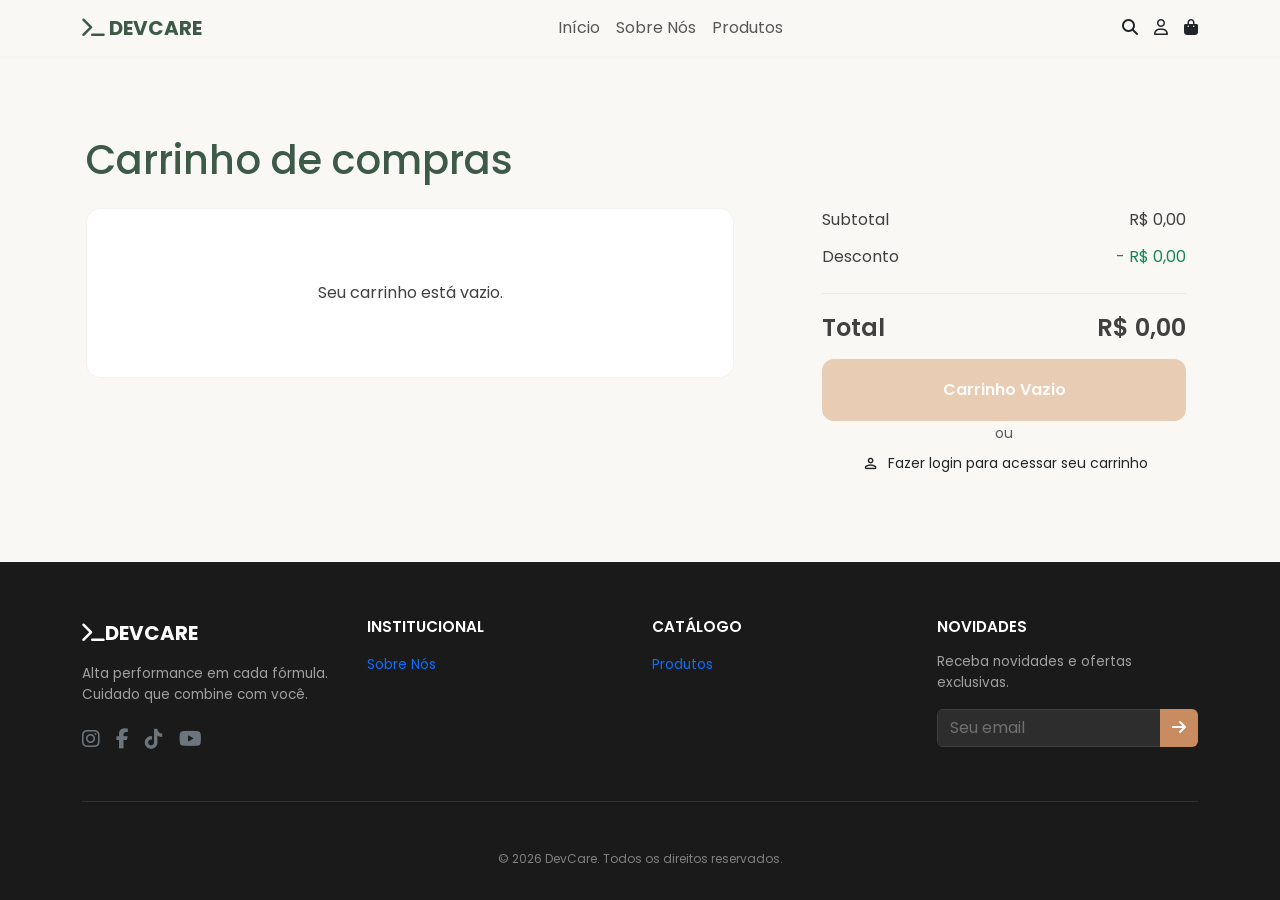
<file: carrinho-compras/index.html>
<!DOCTYPE html>
<html lang="pt-br">

<head>
    <!-- ============================================================== -->
    <!-- CONFIGURAÇÕES DE CABEÇALHO                                     -->
    <!-- ============================================================== -->
    <meta charset="UTF-8">
    <meta name="viewport" content="width=device-width, initial-scale=1.0">
    <title>Devcare - Carrinho</title>

    <!-- Bootstrap -->
    <link href="https://cdn.jsdelivr.net/npm/bootstrap@5.3.0/dist/css/bootstrap.min.css" rel="stylesheet">

    <!-- Font Awesome (Necessário para os ícones da Navbar) -->
    <link rel="stylesheet" href="https://cdnjs.cloudflare.com/ajax/libs/font-awesome/6.4.0/css/all.min.css">

    <!-- Google Fonts: Tipografia -->
    <link href="https://fonts.googleapis.com/css2?family=Poppins:wght@300;400;500;600&display=swap" rel="stylesheet">

    <!-- Google Material: Icones -->
    <link rel="stylesheet"
        href="https://fonts.googleapis.com/css2?family=Material+Symbols+Rounded:opsz,wght,FILL,GRAD@20..48,100..700,0..1,-50..200" />

    <!-- Arquivo CSS Local -->
    <link rel="stylesheet" href="./style.css">
</head>

<body>
    <header>
        <nav class="navbar navbar-expand-lg sticky-top">
            <div class="container">
                <a class="navbar-brand" href="../index.html">
                    <i class="fa-solid fa-terminal"></i> DEVCARE
                </a>
                <button class="navbar-toggler" type="button" data-bs-toggle="collapse" data-bs-target="#navbarNav">
                    <span class="navbar-toggler-icon"></span>
                </button>
                <div class="collapse navbar-collapse" id="navbarNav">
                    <ul class="navbar-nav mx-auto">
                        <li class="nav-item">
                            <a class="nav-link" href="../index.html">Início</a>
                        </li>
                        <li class="nav-item">
                            <a class="nav-link" href="../sobre-nos/index.html">Sobre Nós</a>
                        </li>
                        <li class="nav-item">
                            <a class="nav-link" href="../catalogo/catalogo.html">Produtos</a>
                        </li>
                    </ul>
                    <div class="d-flex align-items-center gap-3">
                        <a href="#" class="text-dark">
                            <i class="fas fa-search"></i>
                        </a>
                        <a href="../usuario-mock-api/dashboard.html" class="text-dark">
                            <i class="far fa-user"></i>
                        </a>
                        <a href="../carrinho-compras/index.html" class="text-dark text-decoration-none position-relative">
                            <i class="fas fa-shopping-bag"></i>
                            <span id="cart-count" class="position-absolute top-0 start-100 translate-middle badge rounded-pill" style="display: block;">
                            0
                            </span>
                        </a>
                    </div>
                </div>
            </div>
        </nav>
    </header>
    <!-- ============================================================== -->
    <!-- CONTEÚDO PRINCIPAL (MAIN) - CARRINHO DE COMPRAS               -->
    <!-- ============================================================== -->
    <main class="container cart-container mt-5">
        <h1 class="serif mb-4">Carrinho de compras</h1>

        <div class="cart-layout">

            <!-- COLUNA ESQUERDA: Itens do Carrinho -->
            <div class="cart-card">
                <div id="lista-produtos">
                    <!-- O JavaScript carregará os itens aqui -->
                </div>
            </div>

            <!-- COLUNA DIREITA: Resumo Financeiro -->
            <div class="summary-box">
                <div class="summary-row">
                    <span>Subtotal</span>
                    <span id="subtotal-valor">R$ 0,00</span>
                </div>
                
                <div class="summary-row">
                    <span>Desconto</span>
                    <!-- MUDANÇA AQUI: ID acrescentado para o JS e cor verde para destaque -->
                    <span id="desconto-valor" class="text-success">- R$ 0,00</span>
                </div>

                <div class="summary-row total-row">
                    <span>Total</span>
                    <span id="total-valor">R$ 0,00</span>
                </div>

                <button class="btn-finalize">Finalizar compra</button>

                <div class="text-center" id="login-prompt-cart">
                    <small class="text-muted">ou</small><br>
                    <a href="../usuario-mock-api/auth.html"
                        class="text-dark text-decoration-none small d-flex align-items-center justify-content-center gap-2 mt-2">
                        <span class="material-symbols-rounded" style="font-size: 1.2rem;">person</span> Fazer login para
                        acessar seu carrinho
                    </a>
                </div>
            </div>

        </div>
    </main>

    <!-- ============================================================== -->
    <!-- MODAIS DO SISTEMA                                              -->
    <!-- ============================================================== -->

    <!-- 1. MODAL DE SUCESSO (COMPRA FINALIZADA) -->
    <div class="modal fade" id="modalSucesso" tabindex="-1" aria-hidden="true" data-bs-backdrop="static">
        <div class="modal-dialog modal-dialog-centered">
            <div class="modal-content border-0 shadow-lg">
                <div class="modal-body text-center p-5">
                    <span class="material-symbols-rounded text-success mb-3" style="font-size: 5rem;">
                        check_circle
                    </span>

                    <h2 class="serif fw-bold">Pedido Confirmado!</h2>
                    <p class="text-muted mb-4">Seu pedido foi processado com sucesso. Prepare-se para o deploy do seu
                        novo visual!</p>
                    <div class="d-grid">
                        <button type="button" class="btn btn-dark btn-lg py-3" onclick="location.reload()">
                            Voltar para a Loja
                        </button>
                    </div>
                </div>
            </div>
        </div>
    </div>

    <!-- 2. MODAL DE AVISO: LOGIN NECESSÁRIO -->
    <div class="modal fade" id="modalLoginObrigatorio" tabindex="-1" aria-hidden="true" data-bs-backdrop="static">
        <div class="modal-dialog modal-dialog-centered">
            <div class="modal-content border-0 shadow-lg">
                <div class="modal-body text-center p-5">
                    <span class="material-symbols-rounded mb-3" style="font-size: 5rem;">
                        account_circle
                    </span>

                    <h2 class="serif fw-bold">Acesso Necessário</h2>
                    <p class="text-muted mb-4">Para finalizar a compra, você precisa estar logado na sua conta.</p>

                    <div class="d-grid gap-2">
                        <a href="../usuario-mock-api/auth.html" class="btn btn-dark btn-lg py-3">
                            Ir para o Login
                        </a>
                        <button type="button" class="btn btn-link text-muted text-decoration-none mt-2"
                            data-bs-dismiss="modal">
                            Continuar navegando
                        </button>
                    </div>
                </div>
            </div>
        </div>
    </div>

    <footer class="rodape">
        <div class="container">
            <div class="row g-4 aling-items-start">
                <div class="col-lg-3">
                    <a class="logo-rodape text-decoration-none" href="../index.html">
                        <i class="fa-solid fa-terminal"></i>DEVCARE
                    </a>
                    <p class="mt-3 slogan-rodape">
                        Alta performance em cada fórmula. Cuidado que combine com você.
                    </p>
                    <div class="social-icons d-flex gap-3 mt-4">
                        <a href="#" target="_blank" class="link-secondary">
                            <i class="fab fa-instagram fs-5"></i>
                        </a>
                        <a href="#" target="_blank" class="link-secondary">
                            <i class="fab fa-facebook-f fs-5"></i>
                        </a>
                        <a href="#" target="_blank" class="link-secondary">
                            <i class="fab fa-tiktok fs-5"></i>
                        </a>
                        <a href="#" class="link-secondary">
                            <i class="fab fa-youtube fs-5"></i>
                        </a>
                    </div>
                </div>
                <div class="col-lg-3 text-lg-start">
                    <h5 class="mb-3">Institucional</h5>
                    <a href="../sobre-nos/index.html" class="text-decoration-none link-rodape">Sobre Nós</a>
                </div>
                <div class="col-lg-3 text-lg-start">
                    <h5 class="mb-3">Catálogo</h5>
                    <a href="../catalogo/catalogo.html" class="text-decoration-none link-rodape">Produtos</a>
                </div>
                <div class="col-lg-3">
                    <h5 class="mb-3">Novidades</h5>
                    <p class="texto-rodape">Receba novidades e ofertas exclusivas.</p>
                    <div class="input-group">
                        <input type="email" class="form-control email-input" placeholder="Seu email"
                            aria-label="Seu e-mail">
                        <button class="btn botao-email" type="button">
                            <i class="fas fa-arrow-right"></i>
                        </button>
                    </div>
                </div>
            </div>
            <hr class="my-5 border-secondary opacity-25">
            <div class="row align-items-center flex-column flex-md-row text-center rodape-inferior">
                <div class="mb-3 mb-md-0">
                    &copy; 2026 DevCare. Todos os direitos reservados.
                </div>
            </div>
        </div>
    </footer>

    <!-- SCRIPTS -->
    <script src="https://cdn.jsdelivr.net/npm/bootstrap@5.3.0/dist/js/bootstrap.bundle.min.js"></script>
    <script src="../global/main.js"></script>
    <script src="./script.js"></script>

</body>

</html>
</file>
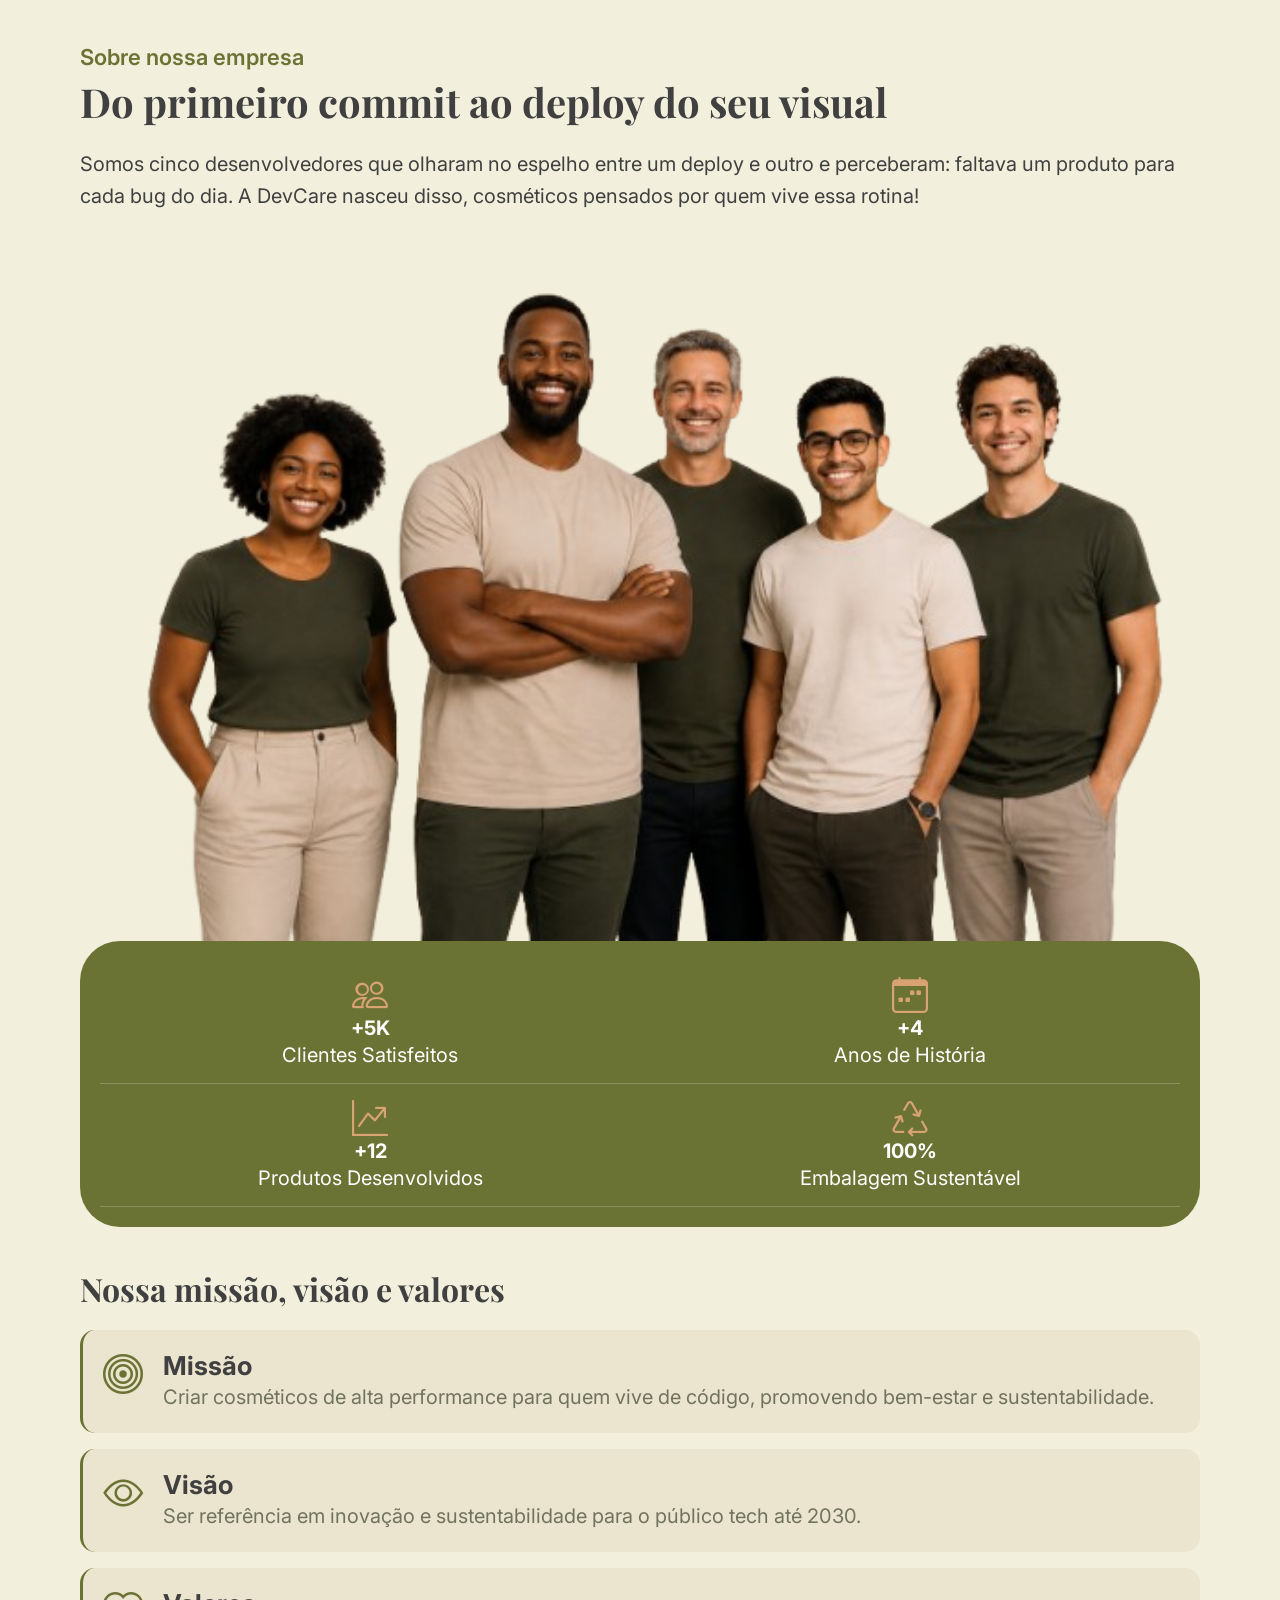
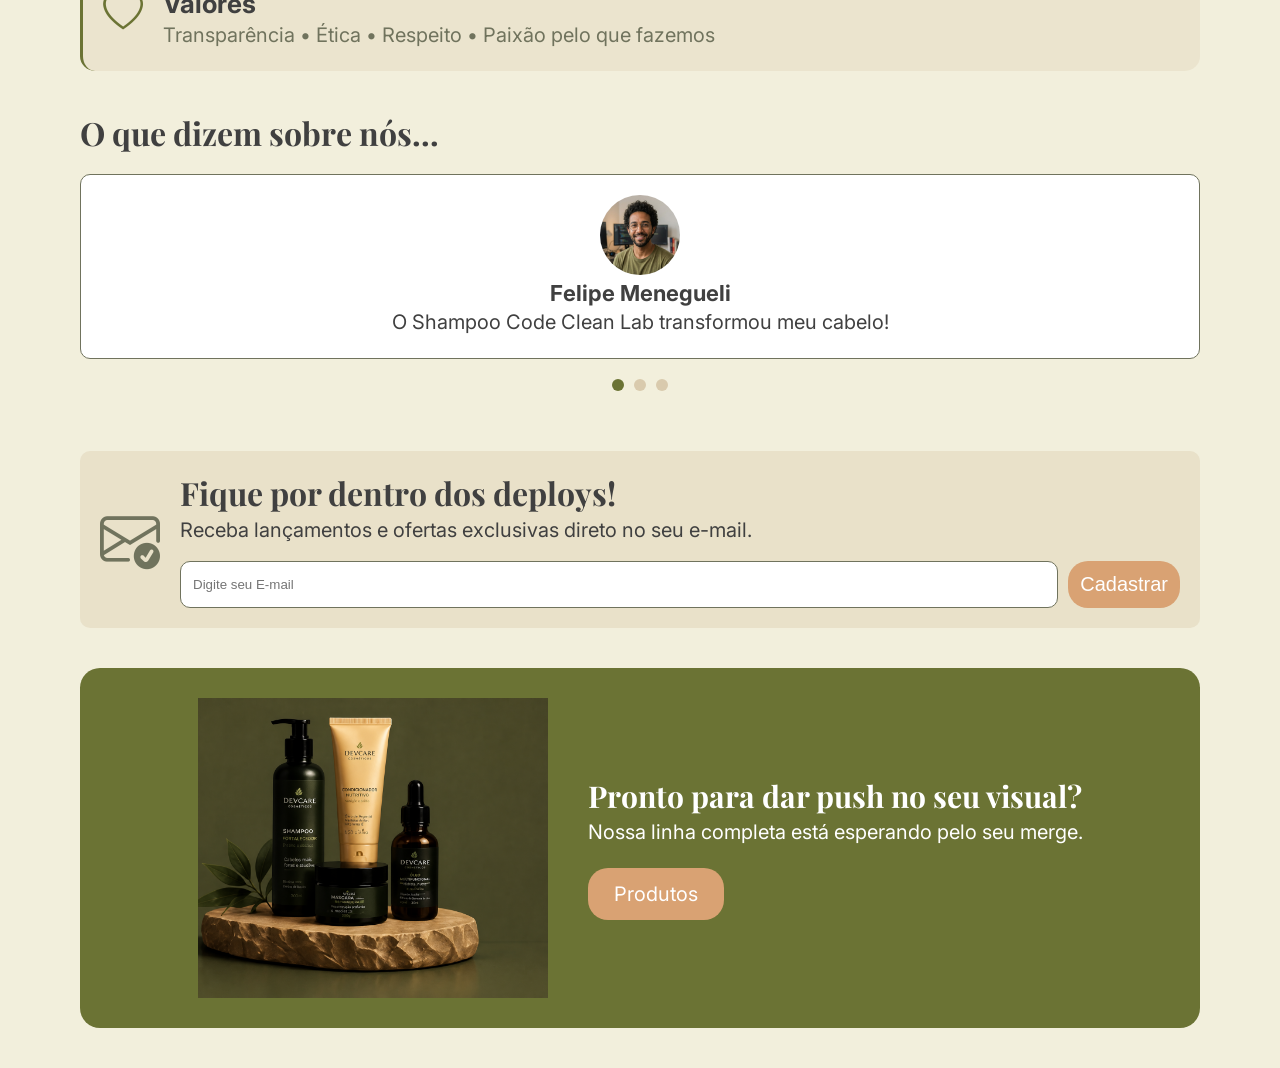
<file: sobre nós DevCare/index.html>
<!doctype html>
<html lang="pt-BR">
  <head>
    <meta charset="UTF-8" />
    <meta name="viewport" content="width=device-width, initial-scale=1.0" />
    <title>SOBRE NÓS</title>

    <!-- Fontes externas: Playfair Display e Inter -->
    <link
      href="https://fonts.googleapis.com/css2?family=Playfair+Display:wght@700&family=Inter:wght@400;500;600&display=swap"
      rel="stylesheet"
    />

    <!-- Biblioteca de ícones: Bootstrap Icons -->
    <link
      rel="stylesheet"
      href="https://cdn.jsdelivr.net/npm/bootstrap-icons@1.11.0/font/bootstrap-icons.css"
    />

    <!-- Arquivo de estilos personalizado -->
    <link rel="stylesheet" href="style.css" />
  </head>
  <body>
    <!-- Seção 01: Apresentação da marca e equipe -->
    <section class="sessao1">
      <p class="destaque">Sobre nossa empresa</p>
      <h1>Do primeiro commit ao deploy do seu visual</h1>
      <p class="descricao">
        Somos cinco desenvolvedores que olharam no espelho entre um deploy e
        outro e perceberam: faltava um produto para cada bug do dia. A DevCare
        nasceu disso, cosméticos pensados por quem vive essa rotina!
      </p>
      <img
        class="imgEquipe"
        src="assets/imgEquipe.png"
        alt="Equipe DEVCARE com 5 integrantes"
      />
    </section>

    <!-- Seção 02: Indicadores e métricas da empresa -->
    <section class="sessao2">
      <div>
        <i class="bi bi-people"></i>
        <p class="dados">+5K</p>
        <p>Clientes Satisfeitos</p>
      </div>
      <div>
        <i class="bi bi-calendar-week"></i>
        <p class="dados">+4</p>
        <p>Anos de História</p>
      </div>
      <div>
        <i class="bi bi-graph-up-arrow"></i>
        <p class="dados">+12</p>
        <p>Produtos Desenvolvidos</p>
      </div>
      <div>
        <i class="bi bi-recycle"></i>
        <p class="dados">100%</p>
        <p>Embalagem Sustentável</p>
      </div>
    </section>

    <!-- Seção 03: Missão, Visão e Valores (MVV) -->
    <section class="sessao3">
      <h2 class="titMVV">Nossa missão, visão e valores</h2>
      <div class="card-mvv">
        <i class="bi bi-bullseye"></i>
        <div>
          <h3>Missão</h3>
          <p>
            Criar cosméticos de alta performance para quem vive de código,
            promovendo bem-estar e sustentabilidade.
          </p>
        </div>
      </div>
      <div class="card-mvv">
        <i class="bi bi-eye"></i>
        <div>
          <h3>Visão</h3>
          <p>
            Ser referência em inovação e sustentabilidade para o público tech
            até 2030.
          </p>
        </div>
      </div>
      <div class="card-mvv">
        <i class="bi bi-heart"></i>
        <div>
          <h3>Valores</h3>
          <p>Transparência • Ética • Respeito • Paixão pelo que fazemos</p>
        </div>
      </div>
    </section>

    <!-- Seção 04: Depoimentos e feedback de clientes -->
    <section class="sessao4">
      <h2 class="titdepoimento">O que dizem sobre nós...</h2>
      <div class="carrossel">
        <div class="card-depoimento ativo">
          <img
            class="foto-cliente"
            src="assets/devOculos.png"
            alt="Foto de Felipe Menegueli"
          />
          <h3>Felipe Menegueli</h3>
          <p>O Shampoo Code Clean Lab transformou meu cabelo!</p>
        </div>
        <div class="card-depoimento">
          <img
            class="foto-cliente"
            src="assets/devLoira.png"
            alt="Foto de Lairana Ramalho"
          />
          <h3>Lairana Ramalho</h3>
          <p>O Creme para Mãos git commit -m hydration é essencial!</p>
        </div>
        <div class="card-depoimento">
          <img
            class="foto-cliente"
            src="assets/devAsiatico.png"
            alt="Foto de Breno Magrani"
          />
          <h3>Breno Magrani</h3>
          <p>O Spray Flexbox Spray salvou minhas manhãs.</p>
        </div>
      </div>
      <div class="indicadores">
        <span class="indicador ativo"></span>
        <span class="indicador"></span>
        <span class="indicador"></span>
      </div>
    </section>

    <!-- Seção 05: Inscrição em Newsletter -->
    <section class="sessao5">
      <i class="bi bi-envelope-check"></i>
      <div class="conteudo-newsletter">
        <h2>Fique por dentro dos deploys!</h2>
        <p>Receba lançamentos e ofertas exclusivas direto no seu e-mail.</p>
        <div class="input-grupo">
          <input type="email" placeholder="Digite seu E-mail" id="email" />
          <button type="button">Cadastrar</button>
        </div>
      </div>
    </section>

    <!-- Seção 06: Chamada para ação (CTA) final -->
    <section class="sessao6">
      <img src="assets/ProdCTA.png" alt="Produtos da linha DEVCARE" />
      <div>
        <h2>Pronto para dar push no seu visual?</h2>
        <p>Nossa linha completa está esperando pelo seu merge.</p>
        <a href="catalogo.html">Produtos</a>
      </div>
    </section>

    <!-- Scripts de JS-->
    <script src="script.js"></script>
  </body>
</html>
</file>
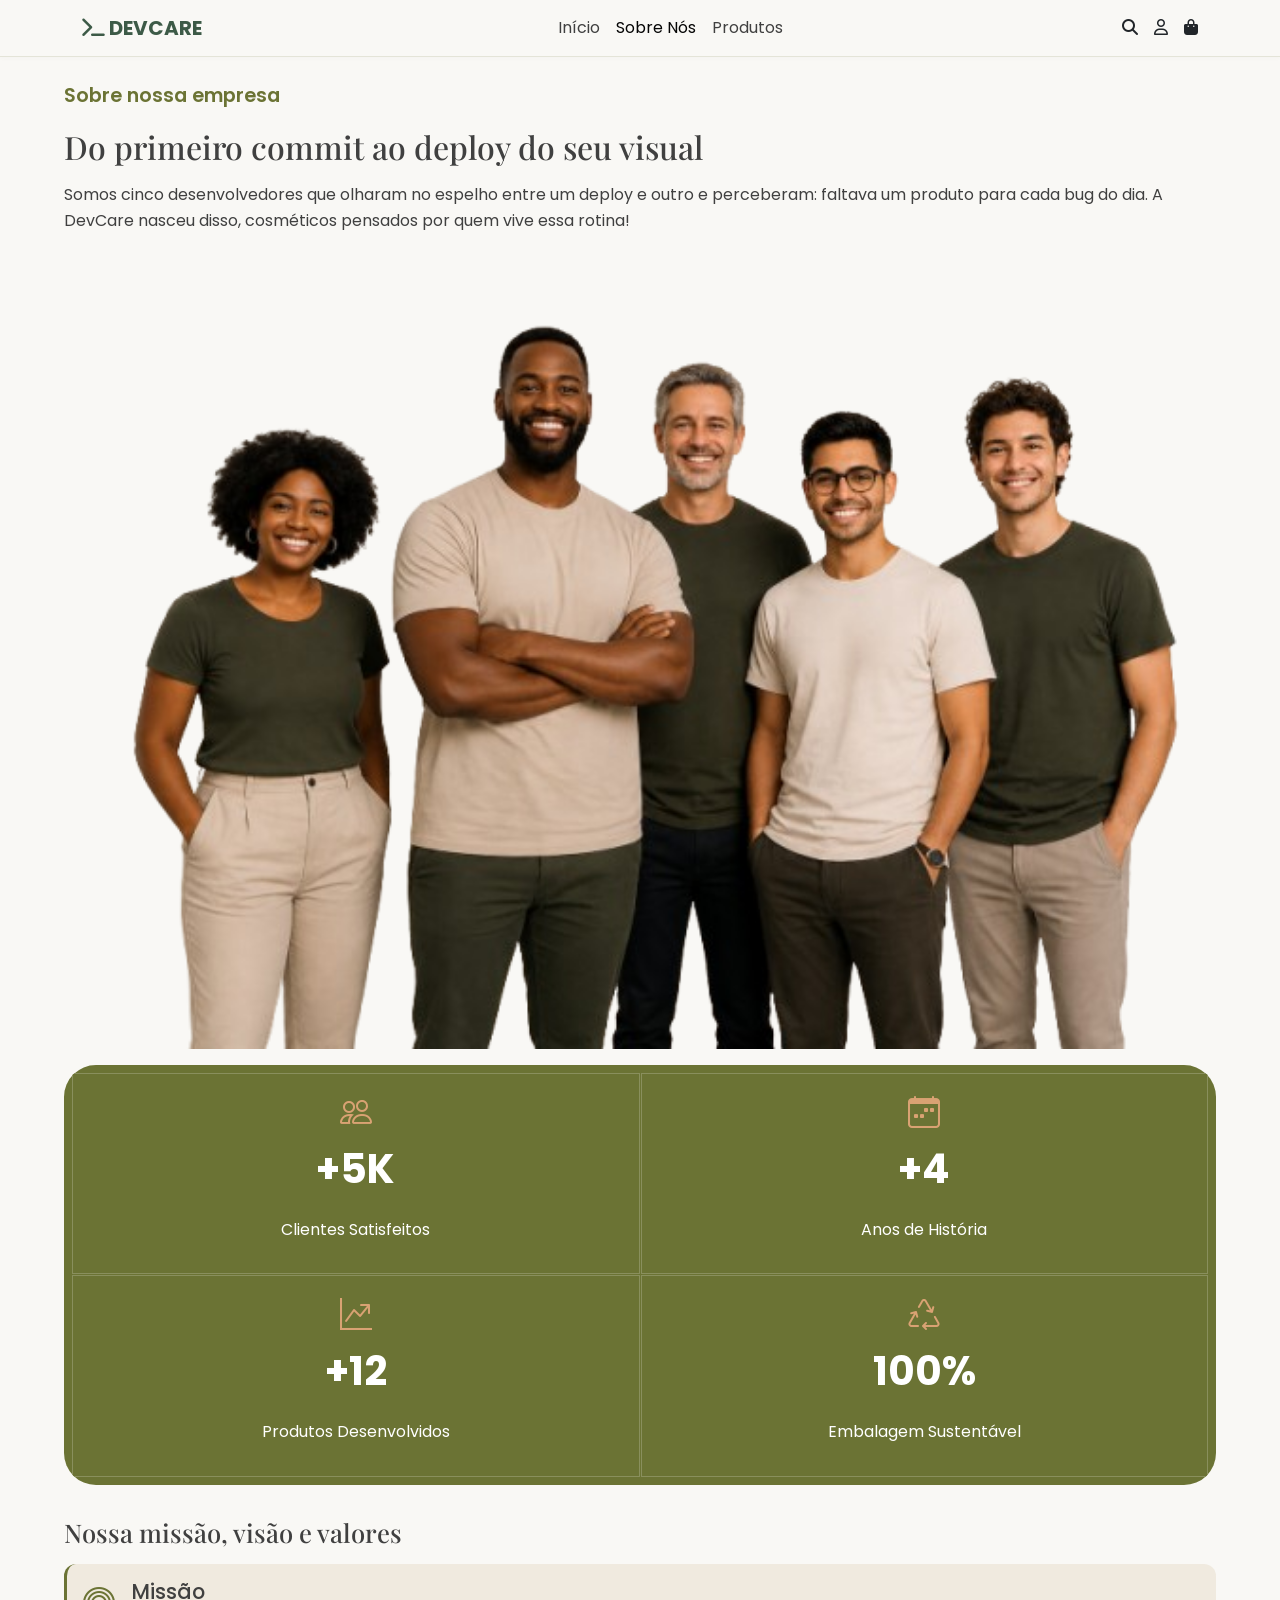
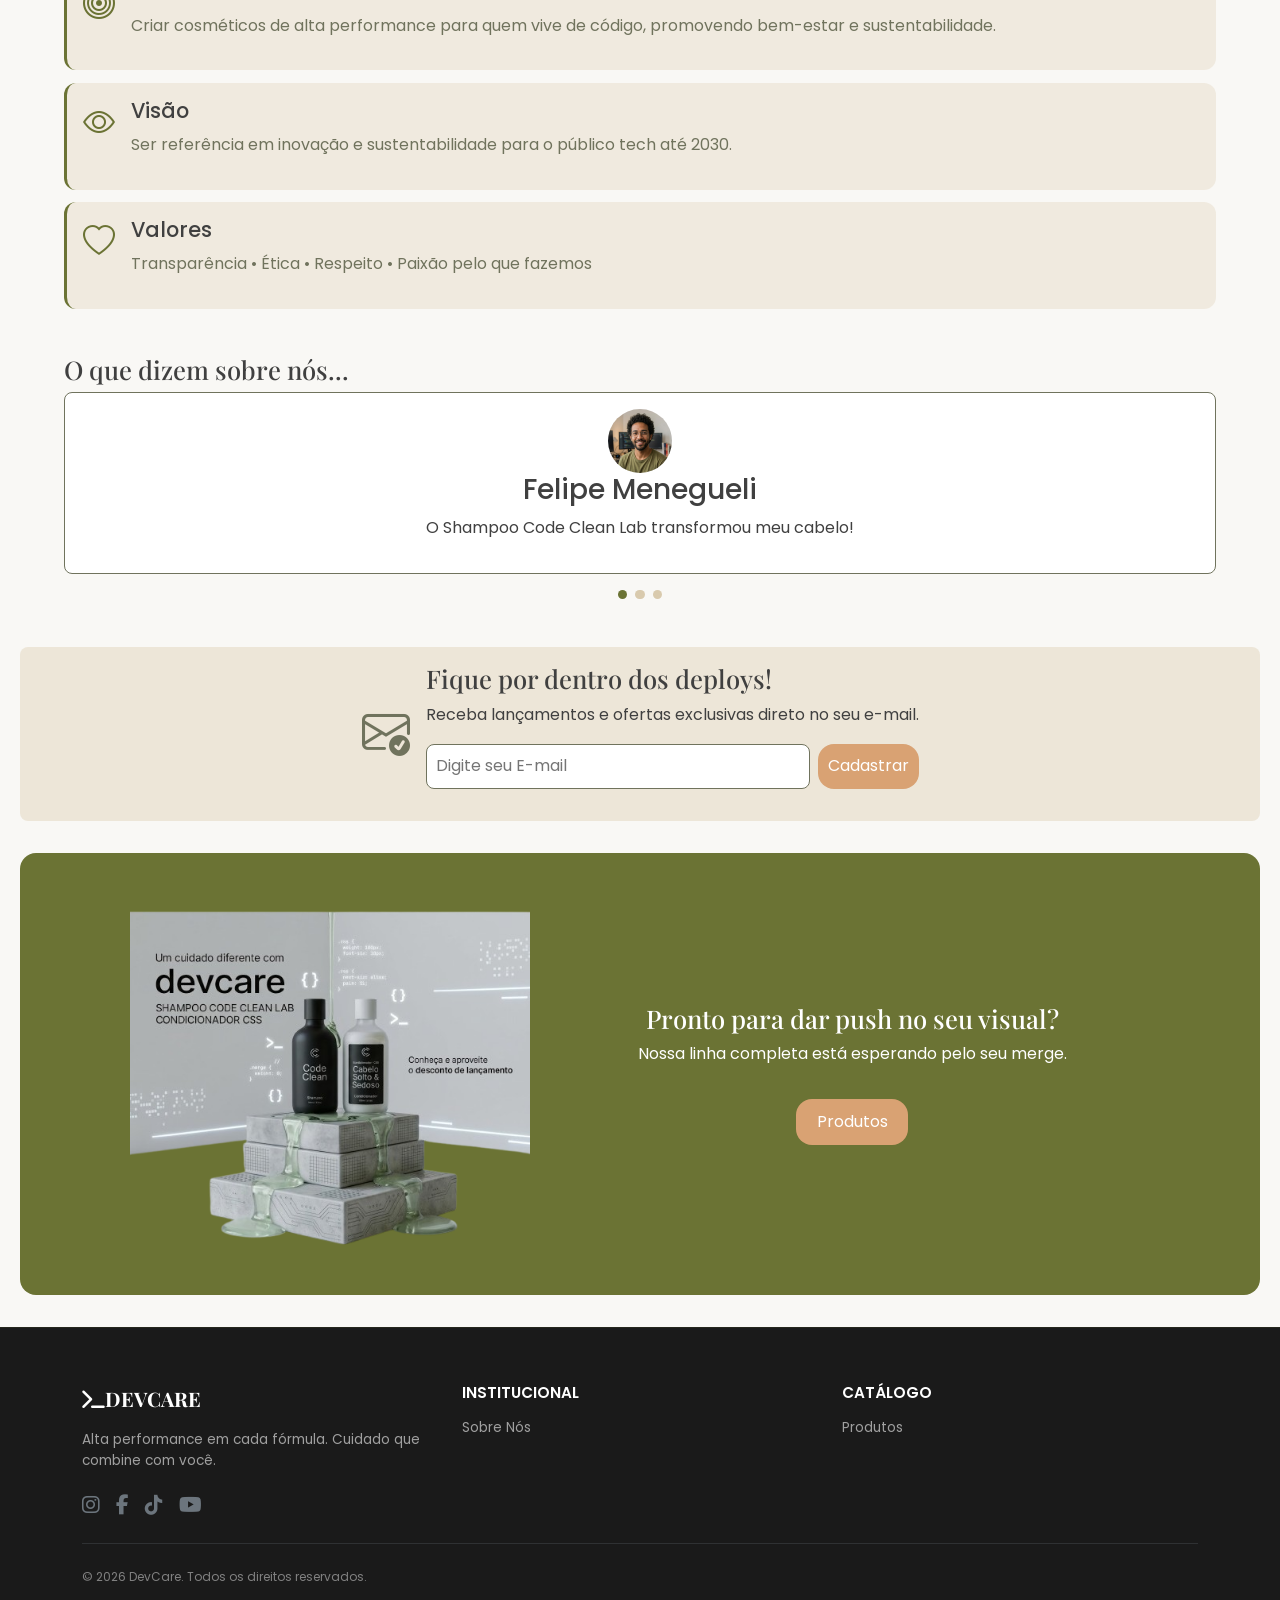
<file: sobre-nos/index.html>
<!doctype html>
<html lang="pt-BR">
  <head>
    <meta charset="UTF-8" />
    <meta name="viewport" content="width=device-width, initial-scale=1.0" />
    <title>SOBRE NÓS</title>

    <!-- Fontes externas: Playfair Display e Inter -->
    <link
      href="https://fonts.googleapis.com/css2?family=Playfair+Display:wght@700&family=Inter:wght@400;500;600&display=swap"
      rel="stylesheet"
    />
    <link href="https://fonts.googleapis.com/css2?family=Poppins&display=swap" rel="stylesheet"> <!--Fonte Poppins-->

    <!-- Biblioteca de ícones: Bootstrap Icons -->
    <link
      rel="stylesheet"
      href="https://cdn.jsdelivr.net/npm/bootstrap-icons@1.11.0/font/bootstrap-icons.css"
    />

    <!-- Bootstrap -->
    <link
      rel="stylesheet"
      href="https://cdn.jsdelivr.net/npm/bootstrap@5.3.0/dist/css/bootstrap.min.css"
    />
    <link
      href="https://cdnjs.cloudflare.com/ajax/libs/font-awesome/6.4.0/css/all.min.css"
      rel="stylesheet"
    />

    <!-- Arquivo de estilos personalizado -->
    <link rel="stylesheet" href="../style.css" />
    <link rel="stylesheet" href="style.css" />
    <link rel="stylesheet" href="../carrinho-compras/style.css">
    <script src="../global/main.js" defer></script>
  </head>
  <body>
    <!-- Navbar de navegação -->
    <header class="sticky-top">
      <nav class="navbar navbar-expand-lg">
        <div class="container">

            <a class="navbar-brand" href="../index.html">
                <i class="fa-solid fa-terminal"></i> DEVCARE
            </a>
            <button class="navbar-toggler" type="button" data-bs-toggle="collapse" data-bs-target="#navbarNav">
                <span class="navbar-toggler-icon"></span>
            </button>
            <div class="collapse navbar-collapse" id="navbarNav">
                <ul class="navbar-nav mx-auto">
                    <li class="nav-item">
                        <a class="nav-link" href="../index.html">Início</a>
                    </li>
                    <li class="nav-item">
                        <a class="nav-link active" href="../sobre-nos/index.html">Sobre Nós</a>
                    </li>
                    <li class="nav-item">
                        <a class="nav-link" href="../catalogo/catalogo.html">Produtos</a>
                    </li>
                </ul>
                <div class="d-flex align-items-center gap-3">
                    <a href="#" class="text-dark">
                        <i class="fas fa-search"></i>
                    </a>
                    <a href="../usuario-mock-api/dashboard.html" class="text-dark">
                        <i class="far fa-user"></i>
                    </a>
                    <a href="../carrinho-compras/index.html" class="text-dark text-decoration-none position-relative">
                        <i class="fas fa-shopping-bag"></i>
                        <span id="cart-count" class="position-absolute top-0 start-100 translate-middle badge rounded-pill" style="display: block;">
                        0
                        </span>
                    </a>

            </div>
        </nav>
    </header>
    <!-- Seção 01: Apresentação da marca e equipe -->
    <section class="sessao1">
      <p class="destaque">Sobre nossa empresa</p>
      <h1>Do primeiro commit ao deploy do seu visual</h1>
      <p class="descricao">
        Somos cinco desenvolvedores que olharam no espelho entre um deploy e
        outro e perceberam: faltava um produto para cada bug do dia. A DevCare
        nasceu disso, cosméticos pensados por quem vive essa rotina!
      </p>
      <img
        class="imgEquipe"
        src="assets/imgEquipe.png"
        alt="Equipe DEVCARE com 5 integrantes"
      />
    </section>

    <!-- Seção 02: Indicadores e métricas da empresa -->
    <section class="sessao2">
      <div>
        <i class="bi bi-people"></i>
        <p class="dados">+5K</p>
        <p>Clientes Satisfeitos</p>
      </div>
      <div>
        <i class="bi bi-calendar-week"></i>
        <p class="dados">+4</p>
        <p>Anos de História</p>
      </div>
      <div>
        <i class="bi bi-graph-up-arrow"></i>
        <p class="dados">+12</p>
        <p>Produtos Desenvolvidos</p>
      </div>
      <div>
        <i class="bi bi-recycle"></i>
        <p class="dados">100%</p>
        <p>Embalagem Sustentável</p>
      </div>
    </section>

    <!-- Seção 03: Missão, Visão e Valores (MVV) -->
    <section class="sessao3">
      <h2 class="titMVV">Nossa missão, visão e valores</h2>
      <div class="card-mvv">
        <i class="bi bi-bullseye"></i>
        <div>
          <h3>Missão</h3>
          <p>
            Criar cosméticos de alta performance para quem vive de código,
            promovendo bem-estar e sustentabilidade.
          </p>
        </div>
      </div>
      <div class="card-mvv">
        <i class="bi bi-eye"></i>
        <div>
          <h3>Visão</h3>
          <p>
            Ser referência em inovação e sustentabilidade para o público tech
            até 2030.
          </p>
        </div>
      </div>
      <div class="card-mvv">
        <i class="bi bi-heart"></i>
        <div>
          <h3>Valores</h3>
          <p>Transparência • Ética • Respeito • Paixão pelo que fazemos</p>
        </div>
      </div>
    </section>

    <!-- Seção 04: Depoimentos e feedback de clientes -->
    <section class="sessao4">
      <h2 class="titdepoimento">O que dizem sobre nós...</h2>
      <div class="carrossel">
        <div class="card-depoimento ativo">
          <img
            class="foto-cliente"
            src="assets/devOculos.png"
            alt="Foto de Felipe Menegueli"
          />
          <h3>Felipe Menegueli</h3>
          <p>O Shampoo Code Clean Lab transformou meu cabelo!</p>
        </div>
        <div class="card-depoimento">
          <img
            class="foto-cliente"
            src="assets/devLoira.png"
            alt="Foto de Lairana Ramalho"
          />
          <h3>Lairana Ramalho</h3>
          <p>O Creme para Mãos git commit -m hydration é essencial!</p>
        </div>
        <div class="card-depoimento">
          <img
            class="foto-cliente"
            src="assets/devAsiatico.png"
            alt="Foto de Breno Magrani"
          />
          <h3>Breno Magrani</h3>
          <p>O Spray Flexbox Spray salvou minhas manhãs.</p>
        </div>
      </div>
      <div class="indicadores">
        <span class="indicador ativo"></span>
        <span class="indicador"></span>
        <span class="indicador"></span>
      </div>
    </section>

    <!-- Seção 05: Inscrição em Newsletter -->
    <section class="sessao5">
      <i class="bi bi-envelope-check"></i>
      <div class="conteudo-newsletter">
        <h2>Fique por dentro dos deploys!</h2>
        <p>Receba lançamentos e ofertas exclusivas direto no seu e-mail.</p>
        <div class="input-grupo">
          <input type="email" placeholder="Digite seu E-mail" id="email" />
          <button type="button">Cadastrar</button>
        </div>
        <p class="feedback" id="feedback"></p>
      </div>
    </section>

    <!-- Seção 06: Chamada para ação (CTA) final -->
    <section class="sessao6">
      <img src="assets/ProdCTA.png" alt="Produtos da linha DEVCARE" />
      <div>
        <h2>Pronto para dar push no seu visual?</h2>
        <p>Nossa linha completa está esperando pelo seu merge.</p>
        <a href="../catalogo/catalogo.html">Produtos</a>
      </div>
    </section>

    <!-- RODAPÉ -->
    <footer class="rodape">
      <div class="container">
        <div class="row g-4 align-items-start">
          <div class="col-lg-4">
            <a class="logo-rodape text-decoration-none" href="../index.html">
              <i class="fa-solid fa-terminal"></i>DEVCARE
            </a>
            <p class="mt-3 slogan-rodape">
              Alta performance em cada fórmula. Cuidado que combine com você.
            </p>
            <div class="social-icons d-flex gap-3 mt-4">
              <a href="#" target="_blank" class="link-secondary"
                ><i class="fab fa-instagram fs-5"></i
              ></a>
              <a href="#" target="_blank" class="link-secondary"
                ><i class="fab fa-facebook-f fs-5"></i
              ></a>
              <a href="#" target="_blank" class="link-secondary"
                ><i class="fab fa-tiktok fs-5"></i
              ></a>
              <a href="#" class="link-secondary"
                ><i class="fab fa-youtube fs-5"></i
              ></a>
            </div>
          </div>
          <div class="col-6 col-lg-4">
            <h5 class="mb-3">Institucional</h5>
            <a
              href="../sobre-nos/index.html"
              class="text-decoration-none link-rodape"
              >Sobre Nós</a
            >
          </div>
          <div class="col-6 col-lg-4">
            <h5 class="mb-3">Catálogo</h5>
            <a href="../catalogo/catalogo.html" class="text-decoration-none link-rodape">Produtos</a>
          </div>
        </div>
        <hr class="my-4 border-secondary opacity-25" />
        <div class="rodape-inferior">
          &copy; 2026 DevCare. Todos os direitos reservados.
        </div>
      </div>
    </footer>

    <!-- Scripts de JS -->
    <script src="https://cdn.jsdelivr.net/npm/bootstrap@5.3.0/dist/js/bootstrap.bundle.min.js"></script>
    <script src="script.js"></script>
  </body>
</html>
</file>
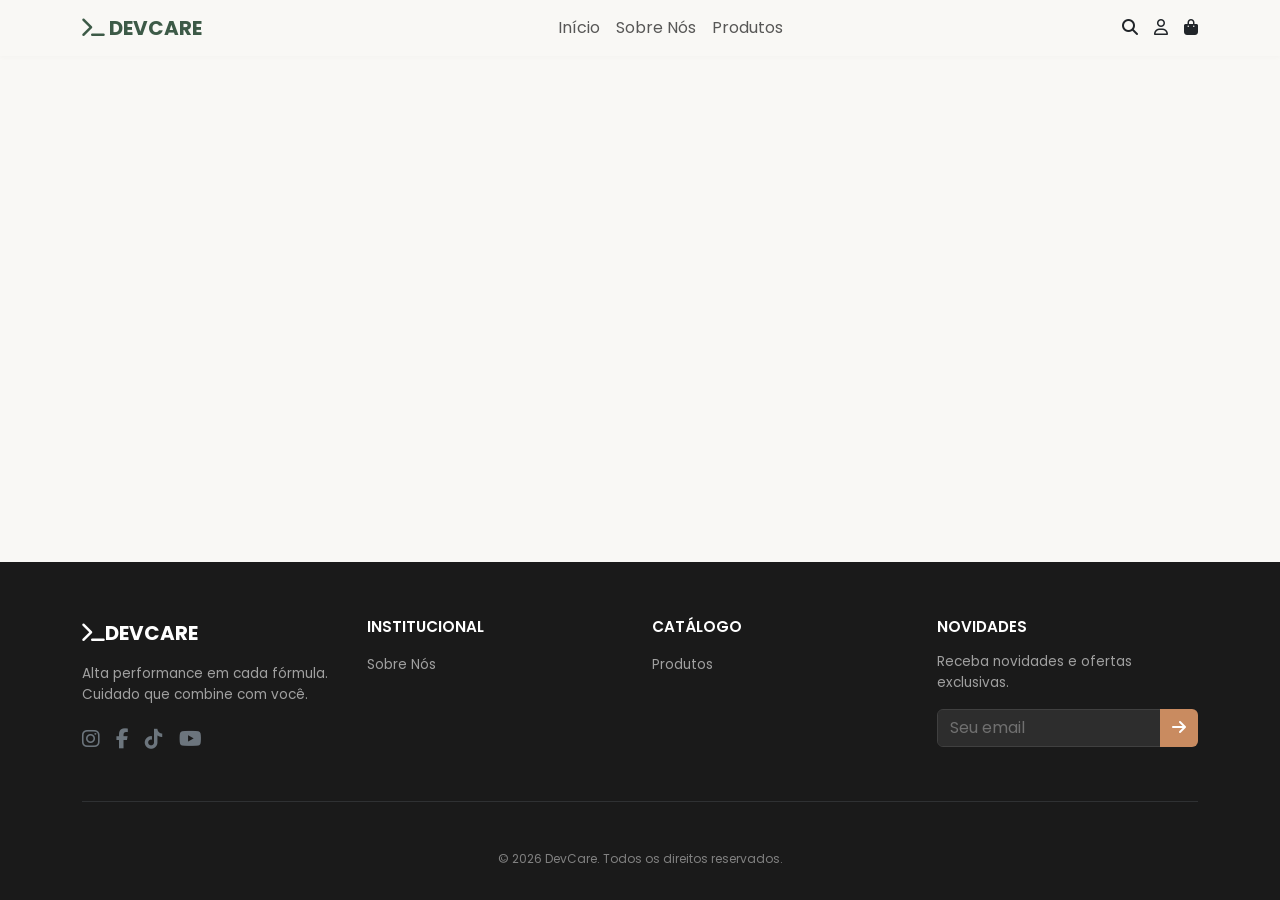
<file: detalhes/detalhes.html>
<!DOCTYPE html>
<html lang="en">
<head>
    <meta charset="UTF-8">
    <meta name="viewport" content="width=device-width, initial-scale=1.0">
    <title>Document</title>
    <link rel="stylesheet" href="https://cdn.jsdelivr.net/npm/bootstrap@5.3.0/dist/css/bootstrap.min.css"> <!--Bootstrap-->
    <link href="https://cdnjs.cloudflare.com/ajax/libs/font-awesome/6.4.0/css/all.min.css" rel="stylesheet"> <!--Utilização de Tags-->
    <link href="https://fonts.googleapis.com/css2?family=Poppins&display=swap" rel="stylesheet"> <!--Fonte Poppins-->
    <link rel="stylesheet" href="../style.css">
    <link rel="stylesheet" href="./detalhes.css">
    <link rel="stylesheet" href="../carrinho-compras/style.css">

</head>
<body>
    <header class="sticky-top">
        <nav class="navbar navbar-expand-lg sticky-top">
            <div class="container">
                <a class="navbar-brand" href="../index.html">
                    <i class="fa-solid fa-terminal"></i> DEVCARE
                </a>
                <button class="navbar-toggler" type="button" data-bs-toggle="collapse" data-bs-target="#navbarNav">
                    <span class="navbar-toggler-icon"></span>
                </button>
                <div class="collapse navbar-collapse" id="navbarNav">
                    <ul class="navbar-nav mx-auto">
                        <li class="nav-item">
                            <a class="nav-link" href="../index.html">Início</a>
                        </li>
                        <li class="nav-item">
                            <a class="nav-link" href="../sobre-nos/index.html">Sobre Nós</a>
                        </li>
                        <li class="nav-item">
                            <a class="nav-link" href="../catalogo/catalogo.html">Produtos</a>
                        </li>
                    </ul>
                    <div class="d-flex align-items-center gap-3">
                        <a href="#" class="text-dark">
                            <i class="fas fa-search"></i>
                        </a>
                        <a href="../usuario-mock-api/dashboard.html" class="text-dark">
                            <i class="far fa-user"></i>
                        </a>
                        <a href="../carrinho-compras/index.html" class="text-dark text-decoration-none position-relative">
                            <i class="fas fa-shopping-bag"></i>
                            <span id="cart-count" class="position-absolute top-0 start-100 translate-middle badge rounded-pill" style="display: block;">
                            0
                            </span>
                        </a>
                    </div>
                </div>
            </div>
        </nav>
    </header>
    <div class="container-detalhes" id="container-detalhes">
        
    </div>
    <div id="carrinho-popup" class="carrinho-popup">
                    <i class="fa-solid fa-circle-check" style="color: #28a745; font-size: 24px;"></i>
                    <div class="popup-content">
                        <p><strong>Item adicionado!</strong></p>
                        <span>Produto adicionado ao carrinho com sucesso.</span>
                    </div>
                    <button class="popup-fechar" onclick="fecharPopup()">&times;</button>
    </div>



    <footer class="rodape">
        <div class="container">
            <div class="row g-4 aling-items-start">
                <div class="col-lg-3">
                    <a class="logo-rodape text-decoration-none" href="../index.html">
                        <i class="fa-solid fa-terminal"></i>DEVCARE
                    </a>
                    <p class="mt-3 slogan-rodape">
                        Alta performance em cada fórmula. Cuidado que combine com você.
                    </p>
                    <div class="social-icons d-flex gap-3 mt-4">
                        <a href="#" target="_blank" class="link-secondary">
                            <i class="fab fa-instagram fs-5"></i>
                        </a>
                        <a href="#" target="_blank" class="link-secondary">
                            <i class="fab fa-facebook-f fs-5"></i>
                        </a>
                        <a href="#" target="_blank" class="link-secondary">
                            <i class="fab fa-tiktok fs-5"></i>
                        </a>
                        <a href="#" class="link-secondary">
                            <i class="fab fa-youtube fs-5"></i>
                        </a>
                    </div>
                </div>
                <div class="col-lg-3 text-lg-start">
                    <h5 class="mb-3">Institucional</h5>
                    <a href="../sobre-nos/index.html" class="text-decoration-none link-rodape">Sobre Nós</a>
                </div>
                <div class="col-lg-3 text-lg-start">
                    <h5 class="mb-3">Catálogo</h5>
                    <a href="../catalogo/catalogo.html" class="text-decoration-none link-rodape">Produtos</a>
                </div>
                <div class="col-lg-3">
                    <h5 class="mb-3">Novidades</h5>
                    <p class="texto-rodape">Receba novidades e ofertas exclusivas.</p>
                    <div class="input-group">
                        <input type="email" class="form-control email-input" placeholder="Seu email" aria-label="Seu e-mail"> 
                        <button class="btn botao-email" type="button">
                            <i class="fas fa-arrow-right"></i>
                        </button>
                    </div>
                </div>
            </div>
            <hr class="my-5 border-secondary opacity-25">
            <div class="row align-items-center flex-column flex-md-row text-center rodape-inferior">
                <div class="mb-3 mb-md-0">
                    &copy; 2026 DevCare. Todos os direitos reservados.
                </div>
            </div>
        </div>
    </footer>
    <script src="https://cdn.jsdelivr.net/npm/bootstrap@5.3.0/dist/js/bootstrap.bundle.min.js"></script>
    <script src="../global/main.js" defer></script>
    <script src="../carrinho-compras/script.js"></script>
    <script src="./detalhes.js"></script>
</body>
</html>
</file>
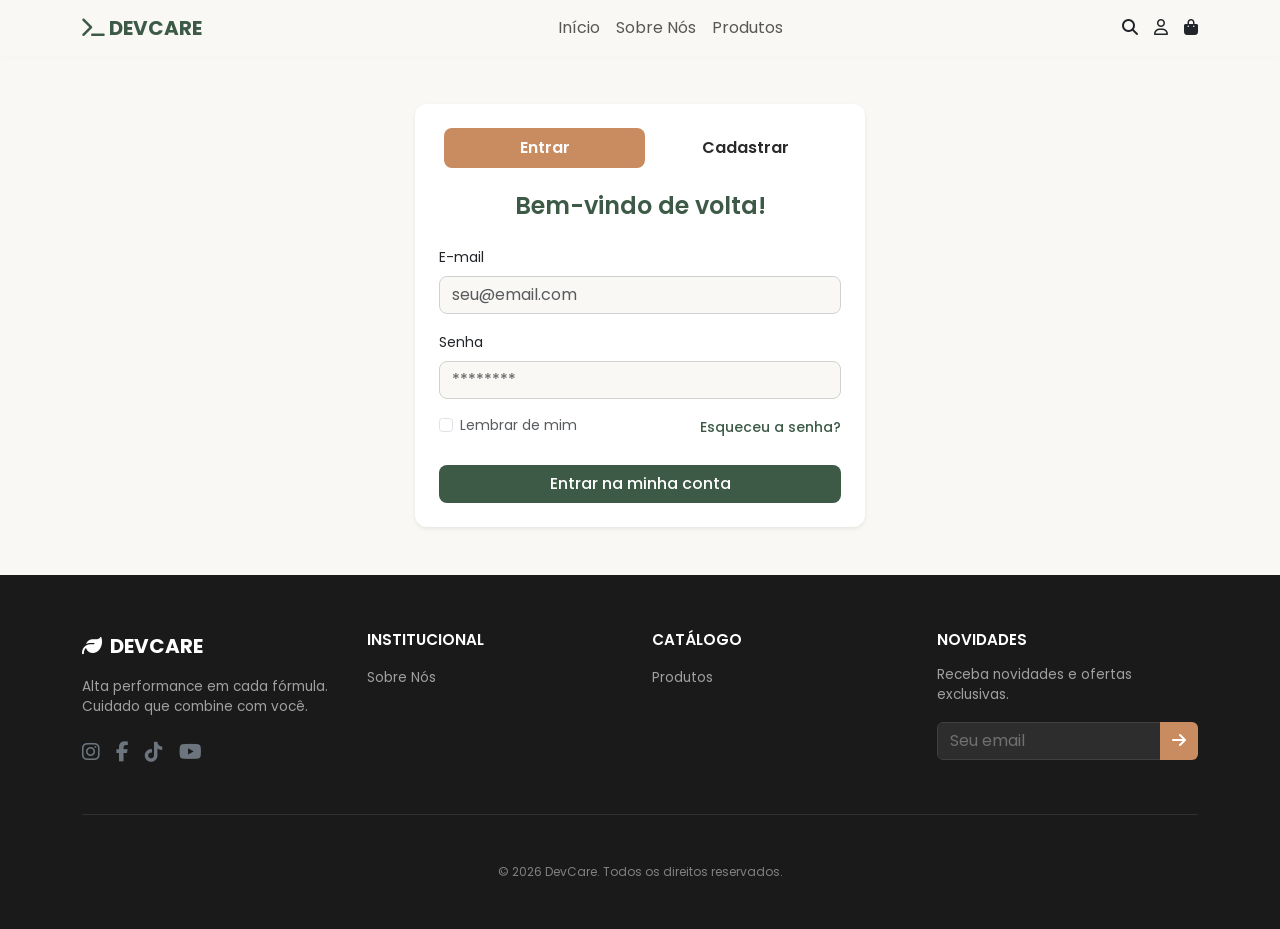
<file: usuario-mock-api/auth.html>
<!DOCTYPE html>
<html lang="pt-BR">
<head>
    <meta charset="UTF-8">
    <meta name="viewport" content="width=device-width, initial-scale=1.0">
    <title>DevCare - Login e Cadastro</title>
    <link rel="stylesheet" href="https://cdn.jsdelivr.net/npm/bootstrap@5.3.0/dist/css/bootstrap.min.css">
    <link href="https://cdnjs.cloudflare.com/ajax/libs/font-awesome/6.4.0/css/all.min.css" rel="stylesheet">
    <link href="https://fonts.googleapis.com/css2?family=Poppins&display=swap" rel="stylesheet">

    
    <link rel="stylesheet" href="../style.css">
    <link rel="stylesheet" href="usuario.css">
    <link rel="stylesheet" href="../carrinho-compras/style.css">
    <script src="../global/main.js" defer></script>
</head>
<body class="d-flex flex-column min-vh-100">
    <header>
        <nav class="navbar navbar-expand-lg sticky-top">
            <div class="container">
                <a class="navbar-brand" href="../index.html">
                    <i class="fa-solid fa-terminal"></i> DEVCARE
                </a>
                <button class="navbar-toggler" type="button" data-bs-toggle="collapse" data-bs-target="#navbarNav">
                    <span class="navbar-toggler-icon"></span>
                </button>
                <div class="collapse navbar-collapse" id="navbarNav">
                    <ul class="navbar-nav mx-auto">
                        <li class="nav-item">
                            <a class="nav-link" href="../index.html">Início</a>
                        </li>
                        <li class="nav-item">
                            <a class="nav-link" href="../sobre-nos/index.html">Sobre Nós</a>
                        </li>
                        <li class="nav-item">
                            <a class="nav-link" href="../catalogo/catalogo.html">Produtos</a>
                        </li>
                    </ul>
                    <div class="d-flex align-items-center gap-3">
                        <a href="#" class="text-dark">
                            <i class="fas fa-search"></i>
                        </a>
                        <a href="../usuario-mock-api/dashboard.html" class="text-dark">
                            <i class="far fa-user"></i>
                        </a>
                        <a href="../carrinho-compras/index.html" class="text-dark text-decoration-none position-relative">
                            <i class="fas fa-shopping-bag"></i>
                            <span id="cart-count" class="position-absolute top-0 start-100 translate-middle badge rounded-pill" style="display: block;">
                            0
                            </span>
                        </a>
                    </div>
                </div>
            </div>
        </nav>
    </header>

    <main class="container my-5 d-flex justify-content-center align-items-center flex-grow-1">
        <div class="card p-4 auth-card w-100 shadow-sm" style="max-width: 450px;">
            
            <ul class="nav nav-pills nav-justified mb-4 auth-tabs" id="authTabs">
                <li class="nav-item">
                    <button class="nav-link active" id="btn-login" onclick="toggleAuth('login')">Entrar</button>
                </li>
                <li class="nav-item">
                    <button class="nav-link" id="btn-register" onclick="toggleAuth('register')">Cadastrar</button>
                </li>
            </ul>

            <form id="form-login" class="d-block" autocomplete="off">
                <h4 class="text-center titulo-secao mb-4">Bem-vindo de volta!</h4>
                <div class="mb-3">
                    <label for="loginEmail" class="form-label small">E-mail</label>
                    <input type="email" class="form-control input-devcare" id="loginEmail" placeholder="seu@email.com" required>
                </div>
                <div class="mb-3">
                    <label for="loginSenha" class="form-label small">Senha</label>
                    <input type="password" class="form-control input-devcare" id="loginSenha" placeholder="********" required>
                </div>
                <div class="d-flex justify-content-between align-items-center mb-4 small">
                    <div class="form-check">
                        <input type="checkbox" class="form-check-input" id="lembrarMim">
                        <label class="form-check-label text-muted" for="lembrarMim">Lembrar de mim</label>
                    </div>
                    <a href="#" class="link-ver-todos">Esqueceu a senha?</a>
                </div>
                <button id="btn-submit-login" type="submit" class="btn btn-devcare w-100">Entrar na minha conta</button>
            </form>

            <form id="form-register" class="d-none" autocomplete="off">
                <h4 class="text-center titulo-secao mb-4">Crie sua conta</h4>
                <div class="mb-3">
                    <label for="regNome" class="form-label small">Nome Completo</label>
                    <input type="text" class="form-control input-devcare" id="regNome" placeholder="Seu nome" required>
                </div>
                <div class="mb-3">
                    <label for="regEmail" class="form-label small">E-mail</label>
                    <input type="email" class="form-control input-devcare" id="regEmail" placeholder="seu@email.com" required>
                </div>
                <div class="mb-4">
                    <label for="regSenha" class="form-label small">Senha</label>
                    <input type="password" class="form-control input-devcare" id="regSenha" placeholder="********" minlength="6" required>
                    <div class="form-text small opacity-75 mt-1" style="font-size: 0.75rem;">A senha deve ter no mínimo 6 caracteres.</div>
                </div>
                <button id="btn-submit-register" type="submit" class="btn btn-devcare w-100">Finalizar Cadastro</button>
            </form>
        </div>
    </main>

    <footer class="rodape mt-auto">
        <div class="container">
            <div class="row g-4 aling-items-start">
                <div class="col-lg-3">
                    <a class="logo-rodape text-decoration-none" href="../index.html">
                        <i class="fas fa-leaf me-2"></i>DEVCARE
                    </a>
                    <p class="mt-3 slogan-rodape">
                        Alta performance em cada fórmula. Cuidado que combine com você.
                    </p>
                    <div class="social-icons d-flex gap-3 mt-4">
                        <a href="#" target="_blank" class="link-secondary">
                            <i class="fab fa-instagram fs-5"></i>
                        </a>
                        <a href="#" target="_blank" class="link-secondary">
                            <i class="fab fa-facebook-f fs-5"></i>
                        </a>
                        <a href="#" target="_blank" class="link-secondary">
                            <i class="fab fa-tiktok fs-5"></i>
                        </a>
                        <a href="#" class="link-secondary">
                            <i class="fab fa-youtube fs-5"></i>
                        </a>
                    </div>
                </div>
                <div class="col-lg-3 text-lg-start">
                    <h5 class="mb-3">Institucional</h5>
                    <a href="../sobre-nos/index.html" class="text-decoration-none link-rodape">Sobre Nós</a>
                </div>
                <div class="col-lg-3 text-lg-start">
                    <h5 class="mb-3">Catálogo</h5>
                    <a href="../catalogo/catalogo.html" class="text-decoration-none link-rodape">Produtos</a>
                </div>
                <div class="col-lg-3">
                    <h5 class="mb-3">Novidades</h5>
                    <p class="texto-rodape">Receba novidades e ofertas exclusivas.</p>
                    <div class="input-group">
                        <input type="email" class="form-control email-input" placeholder="Seu email" aria-label="Seu e-mail"> 
                        <button class="btn botao-email" type="button">
                            <i class="fas fa-arrow-right"></i>
                        </button>
                    </div>
                </div>
            </div>
            <hr class="my-5 border-secondary opacity-25">
            <div class="row align-items-center flex-column flex-md-row text-center rodape-inferior pb-3">
                <div class="mb-3 mb-md-0">
                    &copy; 2026 DevCare. Todos os direitos reservados.
                </div>
            </div>
        </div>
    </footer>

    <script src="https://cdn.jsdelivr.net/npm/bootstrap@5.3.0/dist/js/bootstrap.bundle.min.js"></script>
    <script src="usuario.js"></script>
</body>
</html>
</file>
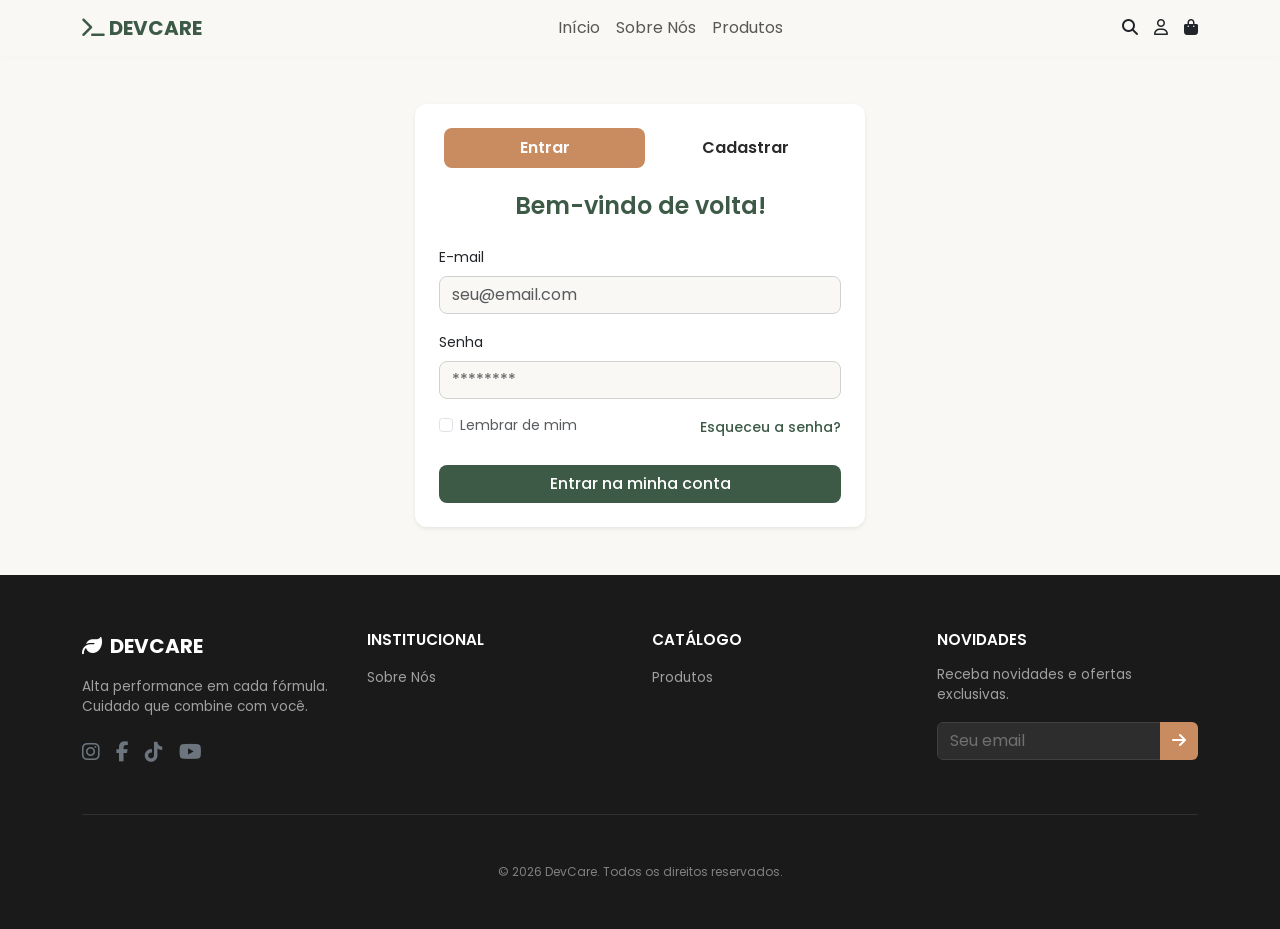
<file: usuario-mock-api/dashboard.html>
<!DOCTYPE html>
<html lang="pt-BR">
<head>
    <meta charset="UTF-8">
    <meta name="viewport" content="width=device-width, initial-scale=1.0">
    <title>DevCare - Minha Conta</title>
    <link rel="stylesheet" href="https://cdn.jsdelivr.net/npm/bootstrap@5.3.0/dist/css/bootstrap.min.css">
    <link href="https://cdnjs.cloudflare.com/ajax/libs/font-awesome/6.4.0/css/all.min.css" rel="stylesheet">
    <link href="https://fonts.googleapis.com/css2?family=Poppins&display=swap" rel="stylesheet">
    
    <link rel="stylesheet" href="../style.css">
    <link rel="stylesheet" href="usuario.css">
    <link rel="stylesheet" href="../carrinho-compras/style.css">
    <script src="../global/main.js" defer></script>
</head>
<body class="d-flex flex-column min-vh-100">

    <header>
        <nav class="navbar navbar-expand-lg sticky-top">
            <div class="container">
                <a class="navbar-brand" href="../index.html">
                    <i class="fa-solid fa-terminal"></i> DEVCARE
                </a>
                <button class="navbar-toggler" type="button" data-bs-toggle="collapse" data-bs-target="#navbarNav">
                    <span class="navbar-toggler-icon"></span>
                </button>
                <div class="collapse navbar-collapse" id="navbarNav">
                    <ul class="navbar-nav mx-auto">
                        <li class="nav-item">
                            <a class="nav-link" href="../index.html">Início</a>
                        </li>
                        <li class="nav-item">
                            <a class="nav-link" href="../sobre-nos/index.html">Sobre Nós</a>
                        </li>
                        <li class="nav-item">
                            <a class="nav-link" href="../catalogo/catalogo.html">Produtos</a>
                        </li>
                    </ul>
                    <div class="d-flex align-items-center gap-3">
                        <a href="#" class="text-dark">
                            <i class="fas fa-search"></i>
                        </a>
                        <a href="../usuario-mock-api/dashboard.html" class="text-dark">
                            <i class="far fa-user"></i>
                        </a>
                        <a href="../carrinho-compras/index.html" class="text-dark text-decoration-none position-relative">
                            <i class="fas fa-shopping-bag"></i>
                            <span id="cart-count" class="position-absolute top-0 start-100 translate-middle badge rounded-pill" style="display: block;">
                            0
                            </span>
                        </a>
                    </div>
                </div>
            </div>
        </nav>
    </header>

    <main class="container my-5 flex-grow-1">
        <div class="row g-4">
            
            <div class="col-lg-3">
                <div class="card p-3 h-100 menu-dashboard">
                    <div class="text-center mb-4 mt-2">
                        <div class="avatar-circle mx-auto mb-2">
                            <i class="far fa-user fa-2x text-white"></i>
                        </div>
                        <h6 class="mb-0" id="user-display-name">Olá!</h6>
                        <span class="text-muted small" id="user-display-email"></span>
                    </div>
                    <hr class="opacity-25">
                    <ul class="nav flex-column nav-pills" id="dashboard-menu">
                        <li class="nav-item mb-2">
                            <a class="nav-link active" href="#" onclick="showPanel('dados', this)"><i class="fas fa-id-card me-2"></i> Meus Dados</a>
                        </li>
                        <li class="nav-item mb-2">
                            <a class="nav-link" href="#" onclick="showPanel('enderecos', this)"><i class="fas fa-map-marker-alt me-2"></i> Endereços</a>
                        </li>
                        <li class="nav-item mb-2">
                            <a class="nav-link" href="#" onclick="showPanel('historico', this)"><i class="fas fa-shopping-bag me-2"></i> Histórico de Compras</a>
                        </li>
                        <li class="nav-item mt-auto pt-4">
                            <a class="nav-link text-danger" href="#" onclick="fazerLogout(); return false;"><i class="fas fa-sign-out-alt me-2"></i> Sair</a>
                        </li>
                    </ul>
                </div>
            </div>

            <div class="col-lg-9">

                <div id="panel-dados" class="dashboard-panel d-block">
                    <h3 class="titulo-secao">Meus Dados</h3>
                    <div class="card p-4">
                        <form autocomplete="off">
                            <div class="row g-3">
                                <div class="col-md-6">
                                    <label class="form-label small">Nome Completo</label>
                                    <input type="text" class="form-control input-devcare" id="user-input-nome" required>
                                </div>
                                <div class="col-md-6">
                                    <label class="form-label small">CPF</label>
                                    <input type="text" class="form-control input-devcare" id="user-input-cpf" placeholder="000.000.000-00">
                                </div>
                                <div class="col-md-6">
                                    <label class="form-label small">E-mail</label>
                                    <input type="email" class="form-control input-devcare" id="user-input-email" disabled>
                                </div>
                                <div class="col-md-6">
                                    <label class="form-label small">Telefone</label>
                                    <input type="tel" class="form-control input-devcare" id="user-input-telefone" placeholder="(00) 00000-0000">
                                </div>
                            </div>
                            <div class="d-flex justify-content-between align-items-center mt-4">
                                <button type="button" class="btn btn-devcare" onclick="salvarDadosPerfil()">Salvar Alterações</button>
                                <button type="button" class="btn btn-link text-danger text-decoration-none small" onclick="excluirConta(); return false;">Excluir minha conta</button>
                            </div>
                        </form>
                    </div>

                    <div class="card p-4 mt-4 border-primary-green">
                        <h5 class="mb-3 small fw-bold text-uppercase text-muted">Alterar Senha</h5>
                        <form id="form-alterar-senha">
                            <div class="row g-3">
                                <div class="col-md-12">
                                    <label class="form-label small">Senha Atual</label>
                                    <input type="password" class="form-control input-devcare" id="senha-atual" placeholder="Sua senha atual" required>
                                </div>
                                <div class="col-md-6">
                                    <label class="form-label small">Nova Senha</label>
                                    <input type="password" class="form-control input-devcare" id="senha-nova" placeholder="Mín. 6 caracteres" minlength="6" required>
                                </div>
                                <div class="col-md-6">
                                    <label class="form-label small">Confirmar Nova Senha</label>
                                    <input type="password" class="form-control input-devcare" id="senha-nova-confirma" placeholder="Repita a nova senha" minlength="6" required>
                                </div>
                            </div>
                            <button type="submit" class="btn btn-devcare mt-3 w-100">Atualizar Senha</button>
                        </form>
                    </div>
                </div>
                <div id="panel-enderecos" class="dashboard-panel d-none">
                    <div class="d-flex justify-content-between align-items-center mb-3">
                        <h3 class="titulo-secao mb-0">Meus Endereços</h3>
                        <button class="btn btn-sm btn-devcare" onclick="abrirModalEndereco()"><i class="fas fa-plus"></i> Novo</button>
                    </div>
                    <div id="lista-enderecos">
                    </div>
                </div>

                <div id="panel-historico" class="dashboard-panel d-none">
                    <div class="d-flex justify-content-between align-items-center mb-3">
                        <h3 class="titulo-secao mb-0">Histórico de Compras</h3>
                    </div>
                    <div id="lista-historico">
                    </div>
                </div>
            </div>
        </div>
    </main>

    <footer class="rodape mt-auto">
        <div class="container">
            <div class="row g-4 aling-items-start">
                <div class="col-lg-3">
                    <a class="logo-rodape text-decoration-none" href="../index.html">
                        <i class="fas fa-leaf me-2"></i>DEVCARE
                    </a>
                    <p class="mt-3 slogan-rodape">
                        Alta performance em cada fórmula. Cuidado que combine com você.
                    </p>
                    <div class="social-icons d-flex gap-3 mt-4">
                        <a href="#" target="_blank" class="link-secondary">
                            <i class="fab fa-instagram fs-5"></i>
                        </a>
                        <a href="#" target="_blank" class="link-secondary">
                            <i class="fab fa-facebook-f fs-5"></i>
                        </a>
                        <a href="#" target="_blank" class="link-secondary">
                            <i class="fab fa-tiktok fs-5"></i>
                        </a>
                        <a href="#" class="link-secondary">
                            <i class="fab fa-youtube fs-5"></i>
                        </a>
                    </div>
                </div>
                <div class="col-lg-3 text-lg-start">
                    <h5 class="mb-3">Institucional</h5>
                    <a href="../sobre-nos/index.html" class="text-decoration-none link-rodape">Sobre Nós</a>
                </div>
                <div class="col-lg-3 text-lg-start">
                    <h5 class="mb-3">Catálogo</h5>
                    <a href="../catalogo/catalogo.html" class="text-decoration-none link-rodape">Produtos</a>
                </div>
                <div class="col-lg-3">
                    <h5 class="mb-3">Novidades</h5>
                    <p class="texto-rodape">Receba novidades e ofertas exclusivas.</p>
                    <div class="input-group">
                        <input type="email" class="form-control email-input" placeholder="Seu email" aria-label="Seu e-mail"> 
                        <button class="btn botao-email" type="button">
                            <i class="fas fa-arrow-right"></i>
                        </button>
                    </div>
                </div>
            </div>
            <hr class="my-5 border-secondary opacity-25">
            <div class="row align-items-center flex-column flex-md-row text-center rodape-inferior pb-3">
                <div class="mb-3 mb-md-0">
                    &copy; 2026 DevCare. Todos os direitos reservados.
                </div>
            </div>
        </div>
    </footer>

    <div class="modal fade" id="modalEndereco" tabindex="-1">
        <div class="modal-dialog">
            <div class="modal-content">
                <div class="modal-header border-0 pb-0">
                    <h5 class="modal-title fw-bold" id="modalEnderecoTitle">Novo Endereço</h5>
                    <button type="button" class="btn-close" data-bs-dismiss="modal"></button>
                </div>
                <div class="modal-body">
                    <form id="form-endereco">
                        <input type="hidden" id="endereco-index" value="-1">
                        <div class="mb-3">
                            <label class="form-label small">Identificação (Ex: Casa, Trabalho)</label>
                            <input type="text" class="form-control" id="end-titulo" required>
                        </div>
                        <div class="row mb-3">
                            <div class="col-4">
                                <label class="form-label small">CEP</label>
                                <input type="text" class="form-control" id="end-cep" placeholder="00000-000" required>
                            </div>
                            <div class="col-8">
                                <label class="form-label small">Logradouro</label>
                                <input type="text" class="form-control" id="end-rua" required>
                            </div>
                        </div>
                        <div class="row mb-3">
                            <div class="col-4">
                                <label class="form-label small">Número</label>
                                <input type="text" class="form-control" id="end-numero" required>
                            </div>
                            <div class="col-8">
                                <label class="form-label small">Complemento (Opcional)</label>
                                <input type="text" class="form-control" id="end-complemento">
                            </div>
                        </div>
                        <div class="row mb-3">
                            <div class="col-5">
                                <label class="form-label small">Bairro</label>
                                <input type="text" class="form-control" id="end-bairro" required>
                            </div>
                            <div class="col-5">
                                <label class="form-label small">Cidade</label>
                                <input type="text" class="form-control" id="end-cidade" required>
                            </div>
                            <div class="col-2">
                                <label class="form-label small">UF</label>
                                <input type="text" class="form-control" id="end-uf" required>
                            </div>
                        </div>
                        <button type="submit" class="btn btn-devcare w-100 mt-2">Salvar Endereço</button>
                    </form>
                </div>
            </div>
        </div>
    </div>

    <script src="https://cdn.jsdelivr.net/npm/bootstrap@5.3.0/dist/js/bootstrap.bundle.min.js"></script>
    <script src="../utils/validators.js"></script>
    <script src="usuario.js"></script>
</body>
</html>
</file>
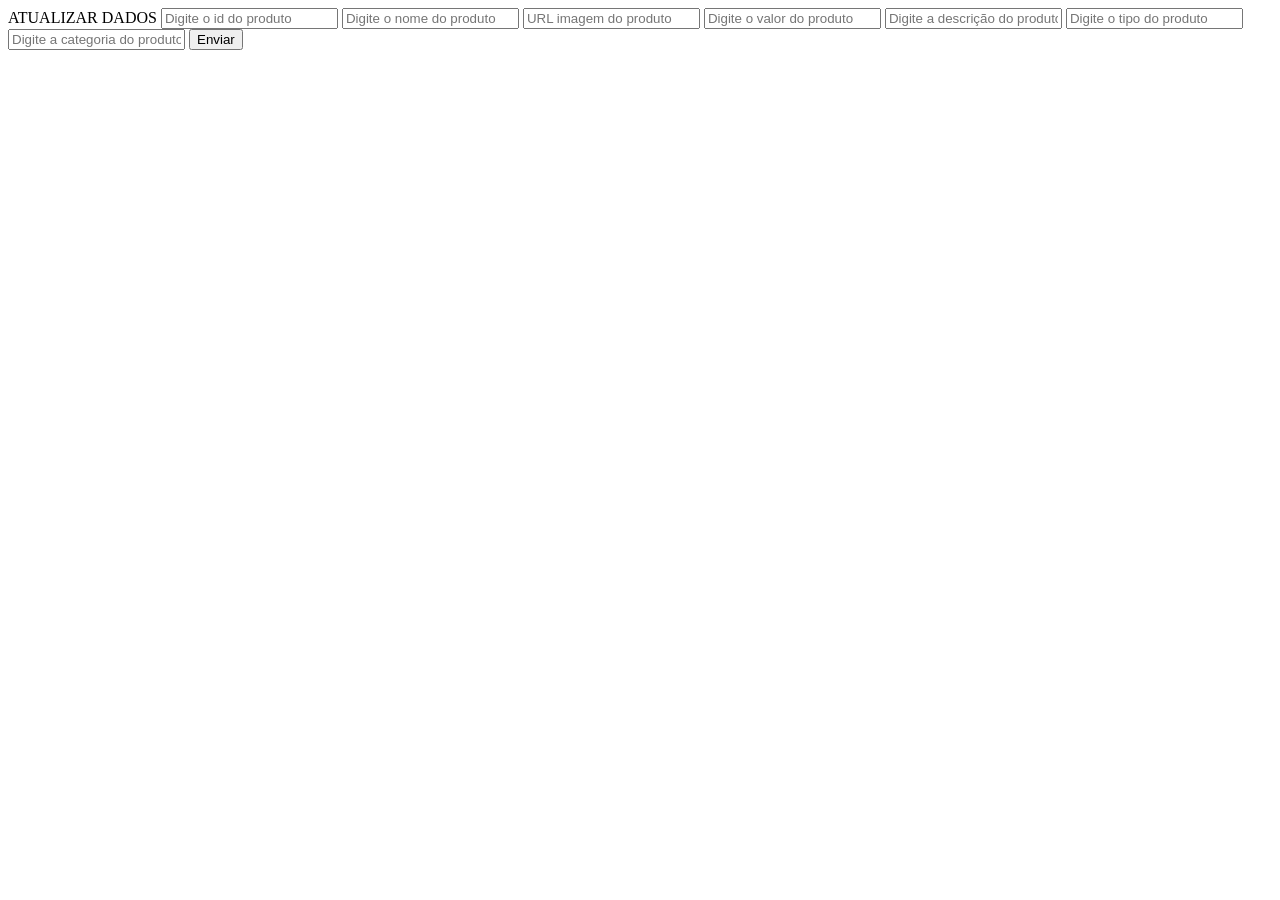
<file: catalogo/util/update.html>
<!DOCTYPE html>
<html lang="en">
<head>
    <meta charset="UTF-8">
    <meta name="viewport" content="width=device-width, initial-scale=1.0">
    <title>Document</title>
    <script src="./update.js" defer></script>
</head>
<body>
    <form id="form-produtos">
        ATUALIZAR DADOS
        <input type="text" id="id-produto" placeholder="Digite o id do produto">
        <input type="text" id="nome-produto" placeholder="Digite o nome do produto">
        <input type="text" id="img-produto" placeholder="URL imagem do produto">
        <input type="text" id="valor-produto" placeholder="Digite o valor do produto">
        <input type="text" id="desc-produto" placeholder="Digite a descrição do produto">
        <input type="text" id="tipo-produto" placeholder="Digite o tipo do produto">
        <input type="text" id="categoria-produto" placeholder="Digite a categoria do produto">
        <button type="submit" id="envio">Enviar</button>
    </form>
</body>
</html>
</file>
<file: carrinho-compras/style.css>
/* ==========================================================================
   1. CAMADA DE DEFINIÇÕES (VARIÁVEIS)
   ========================================================================== */
:root {
    --devcare-bg: #F2EFDC;      
    --devcare-green: #6B7334;   
    --devcare-green-muted: #70735D; 
    --devcare-accent: #D9A273;  
    --devcare-text: #404040;    
    --devcare-white: #FFFFFF;

    --primary-green: #3D5A47;
    --secondary-beige: #F9F8F5;
    --text-dark: #292929;
    --accent-orange: #C98B60;
    --footer-bg: #1A1A1A;
}

/* ==========================================================================
   2. CAMADA DE BASE (GENÉRICOS)
   ========================================================================== */
body {
    background-color: var(--secondary-beige);
    color: var(--devcare-text);
    font-family: 'Poppins', sans-serif; 
    margin: 0;
    display: flex;
    flex-direction: column;
    min-height: 100vh;
}

/* Ajustado para seguir a Poppins conforme sua solicitação */
.serif { 
    font-family: 'Poppins', sans-serif !important; 
    font-weight: 500;
    color: var(--primary-green);
}

.navbar {
    background-color: var(--secondary-beige);
    box-shadow: 0 2px 4px rgba(0,0,0,0.02);
}

.navbar-brand {
    font-weight: bold;
    color: var(--primary-green);
}

/* Badge de quantidade na Navbar */
#cart-count {
    background-color: var(--accent-orange) !important; /* Laranja de destaque do seu projeto */
    color: white;
    font-family: 'Poppins', sans-serif;
    font-size: 0.65rem;
    font-weight: 600;
    padding: 0.4em 0.6em;
    border: 2px solid var(--secondary-beige); /* Cria um respiro visual entre o ícone e o número */
}

/* ==========================================================================
   3. CAMADA DE MÓDULOS ESPECÍFICOS (CONTEÚDO DO CARRINHO)
   ========================================================================== */

/* Estrutura do Carrinho */
.cart-container { 
    padding: 2rem 1rem; 
    flex: 1; 
}

.cart-layout { 
    display: flex; 
    flex-direction: column; 
    gap: 2rem; 
}

.cart-card {
    background: var(--devcare-white);
    border-radius: 15px; 
    padding: 1.5rem;
    border: 1px solid rgba(0,0,0,0.05);
}

/* Itens de Produto */
.product-item {
    display: flex; 
    gap: 1.2rem; 
    padding: 1.5rem 0;
    border-bottom: 1px solid rgba(0,0,0,0.05);
    position: relative; 
    align-items: center;
}

.product-item:last-child { 
    border-bottom: none; 
}

.product-img {
    width: 100px; 
    height: 125px; 
    object-fit: cover;
    background: #EBE4D1; 
    border-radius: 12px;
    transition: transform 0.3s ease, box-shadow 0.3s ease;
    cursor: pointer;
}

.product-item:hover .product-img {
    transform: scale(1.05) rotate(1deg);
    box-shadow: 0 8px 15px rgba(0, 0, 0, 0.1);
}

.product-info { 
    flex: 1; 
}

.product-name { 
    font-weight: 500; 
    font-size: 1rem; 
    margin-bottom: 0; 
    color: var(--devcare-text); 
}

.product-meta { 
    color: #999; 
    font-size: 0.85rem; 
    margin-bottom: 0.5rem; 
}

.product-price { 
    font-weight: 600; 
    font-size: 1.1rem; 
    color: var(--devcare-text); 
}

/* Controles de Quantidade e Botões */
.qty-control {
    display: flex; 
    align-items: center; 
    background: #f5f5f5;
    border-radius: 20px; 
    padding: 2px 10px; 
    width: fit-content; 
    margin-top: 10px;
}

.qty-control button { 
    border: none; 
    background: none; 
    padding: 5px 12px; 
    font-size: 1.2rem; 
    cursor: pointer; 
}

.qty-control input { 
    width: 35px; 
    text-align: center; 
    border: none; 
    background: none; 
    font-family: 'Poppins', sans-serif;
}

.delete-btn {
    position: absolute; 
    top: 1.5rem; 
    right: 0; 
    color: #ccc; 
    cursor: pointer; 
    transition: color 0.2s;
}

.delete-btn:hover { 
    color: #e74c3c; 
}

/* Bloco de Resumo */
.summary-box { 
    color: var(--devcare-text); 
    padding: 0 0.5rem; 
}

.summary-row { 
    display: flex; 
    justify-content: space-between; 
    margin-bottom: 0.8rem; 
}

.total-row { 
    font-size: 1.5rem; 
    font-weight: 600; 
    margin-top: 1.5rem; 
    padding-top: 1rem; 
    border-top: 1px solid rgba(0,0,0,0.05);
}

.btn-finalize {
    background-color: var(--devcare-accent); 
    color: white; 
    border: none;
    width: 100%; 
    padding: 1.2rem; 
    border-radius: 12px; 
    font-weight: 600;
    font-family: 'Poppins', sans-serif;
    transition: filter 0.2s, transform 0.2s; 
    cursor: pointer;
}

.btn-finalize:hover { 
    filter: brightness(0.9); 
    transform: translateY(-2px); 
}


.botao-email {
    background-color: var(--accent-orange);
    border: none;
    color: #FFFFFF;
}
.botao-email:hover {
    background-color: #A86B43;
}
.email-input {
    background-color: #2D2D2D;
    border: 1px solid #404040;
    color: #E5E5E5;
}

.email-input:focus {
    background-color: #2D2D2D;
    color: #E5E5E5;
    border-color: var(--accent-orange);
    box-shadow: none;
}

.email-input::placeholder {
    color: #707070;
}

.link-ver-todos {
    color: var(--primary-green);
    font-weight: 500;
    text-decoration: none; /*Remove o subilinhado do link*/
}

.link-rodape {
    font-size: 0.85rem;
}

.logo-rodape {
    color: #FFFFFF;
    font-weight: bold;
    font-size: 1.25rem;
}

.rodape {
    background-color: var(--footer-bg);
    color: #E5E5E5;
    padding-top: 3.5rem;
    padding-bottom: 2rem;
    margin-top: auto;
}

.rodape h5 {
    font-size: 0.95rem;
    font-weight: 600;
    color: #FFFFFF;
    text-transform: uppercase;
}

.rodape-inferior {
    font-size: 0.75rem;
    color: #808080;
}

.slogan-rodape {
    font-size: 0.85rem;
    color: #A0A0A0;
    line-height: 1.5;

}

.texto-rodape {
    font-size: 0.85rem;
    color: #A0A0A0;
    line-height: 1.5;
}

/* ==========================================================================
   4. CAMADA DE COMPONENTES (MODAL DE SUCESSO)
   ========================================================================== */

/* Forçar Poppins no Modal */
#modalSucesso, 
#modalSucesso .modal-title, 
#modalSucesso p, 
#modalSucesso button {
    font-family: 'Poppins', sans-serif !important;
}

#modalSucesso .modal-content {
    background-color: var(--devcare-white);
    border-radius: 20px;
    border: none;
    box-shadow: 0 15px 50px rgba(0,0,0,0.1);
}

#modalSucesso h2 {
    font-weight: 600;
    color: var(--devcare-text);
    letter-spacing: -0.5px;
}

#modalSucesso .text-success {
    color: var(--devcare-green) !important;
    filter: drop-shadow(0 4px 8px rgba(107, 115, 52, 0.2));
}

#modalSucesso p {
    font-weight: 400;
    font-size: 0.95rem;
    color: var(--devcare-green-muted);
}

#modalSucesso .btn-dark {
    background-color: var(--devcare-accent);
    color: white; 
    border: none;
    padding: 1rem;
    border-radius: 12px;
    font-weight: 600;
    transition: transform 0.2s ease, filter 0.2s ease;
}

#modalSucesso .btn-dark:hover {
    filter: brightness(1.1);
    transform: translateY(-2px);
}

/* ==========================================================================
   5. CAMADA DE ADAPTAÇÃO (MEDIA QUERIES)
   ========================================================================== */
@media (min-width: 992px) {
    /* Carrinho Desktop */
    .cart-container { 
        max-width: 1140px; 
        margin: 0 auto; 
    }

    .cart-layout { 
        flex-direction: row; 
        align-items: flex-start; 
        justify-content: space-between; 
    }

    .cart-card { 
        margin-right: 3rem; 
        flex: 1; 
    }

    .summary-box { 
        flex-basis: 380px; 
        min-width: 380px; 
    }
}
</file>
<file: sobre nós DevCare/style.css>
/* RESET */
* {
  margin: 0;
  padding: 0;
  box-sizing: border-box;
}

/* HTML*/
html {
  font-size: 16px;
}
/* BODY E CARACTERISTICAS GERAIS*/
body {
  font-family: "Inter", sans-serif;
  background-color: #f2efdc;
  padding: 1.5rem 1.25rem;
  color: #404040;
}

/* QUEBRA DE TEXTO */
p,
h1,
h2,
h3 {
  word-break: break-word;
}

/* TIPOGRAFIA */
h1,
h2 {
  font-family: "Playfair Display", serif;
}

h1 {
  font-size: 2rem;
}
h2 {
  font-size: 1.6rem;
}

p {
  font-size: 1rem;
  line-height: 1.6;
}
/* SECÕES COM CARACTERISTICAS ESPECIFICAS DE CADA */

/* SEÇÃO 1: Apresentação */
.destaque {
  color: #6b7334;
  font-size: 1.1rem;
  font-weight: 600;
}
.descricao {
  font-size: 1rem;
  margin-top: 1rem;
}
.imgEquipe {
  width: 100%;
  border-radius: 1rem;
  margin-top: 1.5rem;
}

/*___________________________________________ */
/* SEÇÃO 2: Indicadores */
.sessao2 {
  background: #6b7334;
  border-radius: 2rem;
  padding: 1rem;
  margin-top: -3rem;
  position: relative;
  z-index: 2;
  display: flex;
  flex-wrap: wrap;
}
.sessao2 div {
  width: 100%;
  padding: 0.6rem;
  text-align: center;
  border-bottom: 1px solid rgba(255, 255, 255, 0.2);
}
.sessao2 p,
.dados {
  color: #fff;
}
.sessao2 p {
  font-size: 1rem;
}
/* Ícone */
.sessao2 i {
  color: #d9a273;
  font-size: 1.8rem;
}
/* Dados em destaque */
.dados {
  font-size: 3.2rem;
  font-weight: 700;
  line-height: 1.1;
}

/*___________________________________________ */
/* SEÇÃO 3: Missão, Visão e Valores */
.sessao3 {
  margin-top: 2rem;
}

.titMVV {
  font-size: 1.6rem;
  margin-bottom: 1rem;
}
.card-mvv {
  display: flex;
  gap: 1rem;
  padding: 1rem;
  margin-bottom: 0.8rem;
  background: rgba(217, 202, 173, 0.3);
  border-left: 3px solid #6b7334;
  border-radius: 0.75rem;
  align-items: flex-start;
}
.card-mvv div {
  min-width: 0;
}
.card-mvv i {
  font-size: 2rem;
  color: #6b7334;
}
.card-mvv h3 {
  font-size: 1.3rem;
}
.card-mvv p {
  font-size: 1rem;
  color: #70735d;
}

/*___________________________________________ */
/* SEÇÃO 4: Depoimentos */
.sessao4 {
  margin-top: 2rem;
}
.titdepoimento {
  font-size: 1.6rem;
  margin-bottom: 1rem;
}
.card-depoimento {
  display: none;
  background: #fff;
  border-radius: 0.5rem;
  padding: 1rem;
  text-align: center;
  border: 1px solid #70735d;
}
.card-depoimento.ativo {
  display: block;
}
.foto-cliente {
  width: 4rem;
  height: 4rem;
  border-radius: 50%;
}
.sessao4 h3 {
  font-size: 1.1rem;
}
.sessao4 p {
  font-size: 1rem;
}
/* Indicadores do carrossel */
.indicadores {
  display: flex;
  justify-content: center;
  gap: 0.5rem;
  margin-top: 1rem;
}
.indicador {
  width: 0.6rem;
  height: 0.6rem;
  border-radius: 50%;
  background-color: #d9caad;
}
.indicador.ativo {
  background-color: #6b7334;
}

/*___________________________________________ */
/* SEÇÃO 5: Newsletter */
.sessao5 {
  background: rgba(217, 202, 173, 0.4);
  margin-top: 3rem;
  border-radius: 0.5rem;
  padding: 1rem;
  display: flex;
  flex-direction: column;
  align-items: flex-start;
  gap: 1rem;
}
.sessao5 i {
  font-size: 3rem;
  color: #70735d;
}
.conteudo-newsletter {
  width: 100%;
}
/* Grupo de entrada da Newsletter */
.input-grupo {
  display: flex;
  flex-direction: column;
  gap: 0.5rem;
  margin-top: 0.75rem;
}
.input-grupo input,
.input-grupo button {
  width: 100%;
}
.input-grupo input {
  padding: 0.6rem;
  border: 1px solid #70735d;
  border-radius: 0.5rem;
}
.input-grupo button {
  font-size: 1rem;
  padding: 0.6rem;
  background: #d9a273;
  color: #fff;
  border: none;
  border-radius: 1rem;
  cursor: pointer;
}

/*___________________________________________ */
/* SEÇÃO 6: CTA Final */
.sessao6 {
  background: #6b7334;
  padding: 1.5rem;
  margin-top: 2rem;
  border-radius: 1rem;
  display: flex;
  flex-direction: column;
  align-items: center;
  text-align: center;
}
.sessao6 img {
  width: 100%;
  max-width: 250px;
  height: auto;
}
.sessao6 div {
  max-width: 500px;
}
.sessao6 h2 {
  color: #fff;
  font-size: 1.5rem;
}
.sessao6 p {
  color: #fff;
  font-size: 1rem;
}
.sessao6 a {
  display: inline-block;
  font-size: 1rem;
  padding: 0.7rem 1.3rem;
  background: #d9a273;
  color: #fff;
  border-radius: 1rem;
  text-decoration: none;
  margin-top: 1rem;
}

/*___________________________________________ */
/* RESPONSIVIDADE: Desktop */
@media (min-width: 768px) {
  html {
    font-size: 20px;
  }

  body {
    padding: 2rem 4rem;
  }

  .sessao2 div {
    width: 50%;
  }

  .sessao5 {
    flex-direction: row;
    align-items: center;
  }

  .input-grupo {
    flex-direction: row;
  }

  .input-grupo input {
    flex: 1;
    width: auto;
  }

  .input-grupo button {
    width: auto;
  }

  .sessao6 {
    flex-direction: row;
    text-align: left;
    justify-content: center;
    align-items: center;
    gap: 2rem;
  }

  .sessao6 img {
    max-width: 350px;
    height: 300px;
    object-fit: cover;
  }
}
</file>
<file: style.css>
:root {
    --primary-green: #3D5A47;
    --secondary-beige: #F9F8F5;
    --text-dark: #292929;
    --accent-orange: #C98B60;
    --footer-bg: #1A1A1A;
}

body {
    background-color: var(--secondary-beige);
    font-family: 'Poppins', sans-serif;
    color: var(--text-dark);
}

.banner-lancamento {
    background-color: var(--accent-orange);
    color: white;
    border-radius: 16px;
    padding: 2rem;
}

.banner-lancamento h2 {
    font-weight: 700;
    font-size: 1.7rem;
}

.botao-email {
    background-color: var(--accent-orange);
    border: none;
    color: #FFFFFF;
}

.botao-email:hover {
    background-color: #A86B43;
}

.botao-lancamento {
    color: var(--accent-orange);
    font-weight: 600;
    border-radius: 20px;
    padding: 0.5rem 1.5rem;
}

.botao-lancamento:hover {
    opacity: 0.9;
}

.card {
    border: none;
    background-color: #FFFFFF;
    border-radius: 12px;
    box-shadow: 0 2px 8px rgba(0, 0, 0, 0.03);
    transition: transform 0.2s;
}

.card:hover {
    transform: translateY(-2px);
}

.card-img-top {
    max-height: 200px;
    object-fit: contain;
}

.card-body {
    padding: 1rem;
}

.card-title {
    font-size: 0.95rem;
    font-weight: 600;
}

.card-price {
    font-size: 1rem;
    font-weight: 700;
    color: var(--primary-green);
}

.carousel-item {
    overflow: hidden;
}

.carousel-img {
    width: 100%;
    object-fit: cover;
    object-position: center;
    display: block;
}

.email-input {
    background-color: #2D2D2D;
    border: 1px solid #404040;
    color: #E5E5E5;
}

.email-input:focus {
    background-color: #2D2D2D;
    color: #E5E5E5;
    border-color: var(--accent-orange);
    box-shadow: none;
}

.email-input::placeholder {
    color: #707070;
}

.img-lancamento {
    max-height: 180px;
    object-fit: contain;
    /*Evita distorção de imagem*/
}


.link-ver-todos {
    color: var(--primary-green);
    font-weight: 500;
    text-decoration: none;
    /*Remove o subilinhado do link*/
}

.link-rodape {
    color: #A0A0A0;
    font-size: 0.85rem;
    transition: 0.3s;
}

.link-rodape {
    color: #A0A0A0;
    text-decoration: underline;
}

.logo-rodape {
    color: #FFFFFF;
    font-weight: bold;
    font-size: 1.25rem;
}

.navbar {
    background-color: var(--secondary-beige);
    box-shadow: 0 2px 4px rgba(0, 0, 0, 0.02);
}

.navbar-brand {
    font-weight: bold;
    color: var(--primary-green);
}

.rodape {
    background-color: var(--footer-bg);
    color: #E5E5E5;
    padding-top: 3.5rem;
    padding-bottom: 2rem;
    margin-top: auto;
}

.rodape h5 {
    font-size: 0.95rem;
    font-weight: 600;
    color: #FFFFFF;
    text-transform: uppercase;
}

.rodape-inferior {
    font-size: 0.75rem;
    color: #808080;
}

.slogan-rodape {
    font-size: 0.85rem;
    color: #A0A0A0;
    line-height: 1.5;

}

.texto-rodape {
    font-size: 0.85rem;
    color: #A0A0A0;
    line-height: 1.5;
}

.titulo-lancamento {
    font-size: 0.8rem;
    letter-spacing: 1.5px;
    opacity: 0.9;
    text-transform: uppercase;
    /*uppercase: Letra MAÍUSCULA*/
}

.titulo-secao {
    font-weight: 600;
    color: var(--primary-green);
    margin-bottom: 1.5rem;
}
</file>
<file: sobre-nos/style.css>
/* RESET */
* {
  margin: 0;
  padding: 0;
  box-sizing: border-box;
}

/* BASE */
html {
  font-size: 16px;
}

body {
  font-family: "Inter", sans-serif;
  background-color: #f2efdc;
  color: #404040;
}

/* TIPOGRAFIA */
h1,
h2 {
  font-family: "Playfair Display", serif;
}

h1 {
  font-size: 2rem;
}
h2 {
  font-size: 1.6rem;
}
p {
  font-size: 1rem;
  line-height: 1.6;
}

p,
h1,
h2,
h3 {
  word-break: break-word;
}

/* NAVBAR */
.navbar {
  background-color: #f2efdc;
  border-bottom: 1px solid rgba(107, 115, 52, 0.15);
  z-index: 100;
}

.navbar-brand {
  font-family: "Poppins";
  font-size: 1.25rem;
  color: #3D5A47 !important;
}

.nav-link {
  color: #404040 !important;
  font-size: 1rem;
}

.nav-link:hover,
.nav-link.active {
  color: #050505 !important;
}

/*___________________________________________ */
/* SEÇÃO 1: Apresentação */
.sessao1 {
  padding: 1.5rem 1.25rem 4rem;
}

.destaque {
  color: #6b7334;
  font-size: 1.2rem;
  font-weight: 600;
}

.descricao {
  margin-top: 1rem;
}

.imgEquipe {
  width: 100%;
  border-radius: 1rem;
  margin-top: 1.5rem;
}

/*___________________________________________ */
/* SEÇÃO 2: Indicadores */
.sessao2 {
  background-color: #6b7334;
  border-radius: 2rem;
  padding: 0.5rem;
  margin: -3rem 1.25rem 0;
  display: flex;
  flex-wrap: wrap;
  gap: 1px;
  overflow: hidden;
}

/* Cada bloco */
.sessao2 div {
  background-color: #6b7334;
  width: 100%;
  padding: 1rem;
  text-align: center;
  box-shadow: inset 0 0 0 1px rgba(255, 255, 255, 0.2);
}

/* Ícone */
.sessao2 i {
  color: #d9a273;
  font-size: 2rem;
  margin-bottom: 0.5rem;
}

/* Dados em destaque */
.dados {
  color: #ffffff;
  font-size: 2.5rem;
  font-weight: 700;
}

.sessao2 p {
  color: #ffffff;
}

/*___________________________________________ */
/* SEÇÃO 3: Missão, Visão e Valores */
.sessao3 {
  margin-top: 2rem;
  padding: 0 1.25rem;
}

.titMVV {
  margin-bottom: 1rem;
}

.card-mvv {
  display: flex;
  gap: 1rem;
  padding: 1rem;
  margin-bottom: 0.8rem;
  background: rgba(217, 202, 173, 0.3);
  border-left: 3px solid #6b7334;
  border-radius: 0.75rem;
}

.card-mvv i {
  font-size: 2rem;
  color: #6b7334;
}

.card-mvv h3 {
  font-size: 1.3rem;
}

.card-mvv p {
  color: #70735d;
}

/*___________________________________________ */
/* SEÇÃO 4: Depoimentos */
.sessao4 {
  margin-top: 2rem;
  padding: 0 1.25rem;
}

.card-depoimento {
  display: none;
  background: #fff;
  border-radius: 0.5rem;
  padding: 1rem;
  text-align: center;
  border: 1px solid #70735d;
}

.card-depoimento.ativo {
  display: block;
}

.foto-cliente {
  width: 4rem;
  height: 4rem;
  border-radius: 50%;
}

/* Indicadores do carrossel */
.indicadores {
  display: flex;
  justify-content: center;
  gap: 0.5rem;
  margin-top: 1rem;
}

.indicador {
  width: 0.6rem;
  height: 0.6rem;
  border-radius: 50%;
  background: #d9caad;
}

.indicador.ativo {
  background: #6b7334;
}

/*___________________________________________ */
/* SEÇÃO 5: Newsletter */
.sessao5 {
  background: rgba(217, 202, 173, 0.4);
  margin: 3rem 1.25rem 0;
  border-radius: 0.5rem;
  padding: 1rem;
  display: flex;
  flex-direction: column;
  gap: 1rem;
}

.sessao5 i {
  font-size: 3rem;
  color: #70735d;
}

/* Grupo de entrada da Newsletter */
.input-grupo {
  display: flex;
  flex-direction: column;
  gap: 0.5rem;
}

.input-grupo input,
.input-grupo button {
  width: 100%;
}

.input-grupo input {
  padding: 0.6rem;
  border: 1px solid #70735d;
  border-radius: 0.5rem;
}

.input-grupo button {
  font-size: 1rem;
  padding: 0.6rem;
  background: #d9a273;
  color: #fff;
  border: none;
  border-radius: 1rem;
}

/*___________________________________________ */
/* SEÇÃO 6: CTA Final */
.sessao6 {
  background: #6b7334;
  padding: 1.5rem;
  margin: 2rem 1.25rem;
  border-radius: 1rem;
  display: flex;
  flex-direction: column;
  align-items: center;
  text-align: center;
  gap: 1.5rem;
}

.sessao6 img {
  width: 100%;
  max-width: 250px;
}

.sessao6 h2,
.sessao6 p {
  color: #fff;
}

.sessao6 a {
  display: inline-block;
  padding: 0.7rem 1.3rem;
  background: #d9a273;
  color: #fff;
  border-radius: 1rem;
  text-decoration: none;
  margin-top: 1rem;
}

/*___________________________________________ */
/* FOOTER */
.rodape {
  background: var(--footer-bg);
  color: #e5e5e5;
  padding: 3rem 1.25rem 1.5rem;
  border-top: 1px solid rgba(107, 115, 52, 0.15);
}

.logo-rodape {
  font-family: "Playfair Display", serif;
  font-weight: 700;
  color: #ffffff !important;
}

.link-rodape {
  display: block;
  color: #a0a0a0 !important;
  font-size: 0.95rem;
  margin-bottom: 0.3rem;
}

.link-rodape:hover {
  color: var(--primary-green) !important;
}

/* RESPONSIVO (ÚNICO BREAKPOINT) */
@media (min-width: 768px) {
  html {
    font-size: 16px;
  }

  .sessao1,
  .sessao3,
  .sessao4 {
    padding-left: 4rem;
    padding-right: 4rem;
  }

  .sessao2 {
    margin: -3rem 4rem 0;
  }

  .sessao2 div {
    width: calc(50% - 0.5px);
  }

  .sessao5 {
    flex-direction: row;
    align-items: center;
    justify-content: center;
  }

  .input-grupo {
    flex-direction: row;
  }

  .input-grupo input {
    flex: 1;
  }

  .input-grupo button {
    width: auto;
  }

  .sessao6 {
    flex-direction: row;
    text-align: row;
    justify-content: center;
  }

  .sessao6 img {
    width: 50%;
    max-width: 400px;
  }

  .sessao6 div {
    width: 50%;
  }

  .rodape {
    padding: 3rem 4rem;
  }
}
</file>
<file: detalhes/detalhes.css>
body{
    font-size: 16px;
}
.container-detalhes{
    display: flex;
    flex-direction: column;
    margin-bottom: 100px;
    @media (min-width: 768px){
        flex-direction: row;
        justify-content: space-evenly; 
        margin-top: 100px;
    }
}
.detalhes-produto{
    display: flex;
    flex-direction: column;
    justify-content: center;
    gap: 20px;
    padding: 20px;
    @media (min-width: 768px){
        width: 30%;
    }
}
.preco{
    font-size: 1.5em;
    font-weight: bold;
}

.comprar{
    border: 1px solid #acacac;
    height: 30px;
    border-radius: 6px;
    color: #3e3e3e;
}
.comprar:hover{
    border: 1px solid black;
    color: black;
}
.capsula-img{
    width: 100%;
    overflow: hidden;
    height: 300px;
    @media(min-width: 768px){
        width: 500px;
        height: auto;
    }
}
.img-produto{
    width: 100%;
    height: 100%;
    object-fit: cover;
}


.carrinho-popup {
    position: fixed;
    bottom: 24px;
    right: 24px;
    background-color: #ffffff;
    color: var(--text-color);
    padding: 16px 20px;
    border-radius: 10px;
    box-shadow: 0 5px 20px rgba(0, 0, 0, 0.15);
    display: flex;
    align-items: center;
    gap: 16px;
    transform: translateX(150%);
    transition: transform 0.4s ease-in-out;
    z-index: 1000;
}


.carrinho-popup.show {
    transform: translateX(0);
}

.popup-icone {
    font-size: 22px;
    color: var(--primary-color);
}

.popup-content {
    display: flex;
    flex-direction: column;
    gap: 4px;
}

.popup-content p {
    margin: 0;
    font-size: 14px;
}

.popup-content span {
    font-size: 12px;
    color: #666666;
}

.popup-fechar {
    background: none;
    border: none;
    font-size: 20px;
    cursor: pointer;
    color: #888888;
    margin-left: auto;
    transition: color 0.2s;
}

.popup-fechar:hover {
    color: var(--text-color);
}
</file>
<file: usuario-mock-api/usuario.css>
.input-devcare {
    border: 1px solid #D1D1D1;
    border-radius: 8px;
    background-color: var(--secondary-beige);
}

.input-devcare:focus {
    border-color: var(--primary-green);
    box-shadow: 0 0 0 0.2rem rgba(61, 90, 71, 0.25);
    background-color: #FFFFFF;
}

.btn-devcare {
    background-color: var(--primary-green);
    color: #FFFFFF;
    border-radius: 8px;
    font-weight: 500;
    transition: all 0.3s ease;
}

.btn-devcare:hover {
    background-color: #2b4032;
    color: #FFFFFF;
}

.auth-tabs .nav-link {
    color: var(--text-dark);
    font-weight: 600;
    border-radius: 8px;
    margin: 0 5px;
}

.auth-tabs .nav-link.active {
    background-color: var(--accent-orange);
    color: #FFFFFF;
}

.menu-dashboard {
    border: none;
    border-radius: 12px;
    box-shadow: 0 2px 8px rgba(0,0,0,0.03);
}

.menu-dashboard .nav-link {
    color: var(--text-dark);
    font-weight: 500;
    border-radius: 8px;
    transition: 0.2s;
    cursor: pointer;
}

.menu-dashboard .nav-link:hover {
    background-color: rgba(61, 90, 71, 0.1);
    color: var(--primary-green);
}

.menu-dashboard .nav-link.active {
    background-color: var(--primary-green);
    color: #FFFFFF;
}

.avatar-circle {
    width: 70px;
    height: 70px;
    background-color: var(--accent-orange);
    border-radius: 50%;
    display: flex;
    align-items: center;
    justify-content: center;
}

.border-primary-green {
    border-left: 4px solid var(--primary-green) !important;
}

.history-card {
    transition: all 0.3s ease;
    cursor: default;
}

.history-card-details {
    max-height: 0;
    opacity: 0;
    margin-top: 0 !important;
    padding-top: 0 !important;
    border-top: none !important;
    transition: all 0.4s ease;
    overflow: hidden;
}

.history-card:hover {
    box-shadow: 0 4px 15px rgba(0,0,0,0.1);
    transform: translateY(-2px);
}

.history-card:hover .history-card-details {
    max-height: 500px;
    opacity: 1;
    margin-top: 1rem !important;
    padding-top: 1rem !important;
    border-top: 1px solid #dee2e6 !important;
}

.history-card-summary {
    transition: opacity 0.2s ease;
}

.history-card:hover .history-card-summary {
    opacity: 0;
    height: 0;
    margin: 0 !important;
    overflow: hidden;
}
</file>
